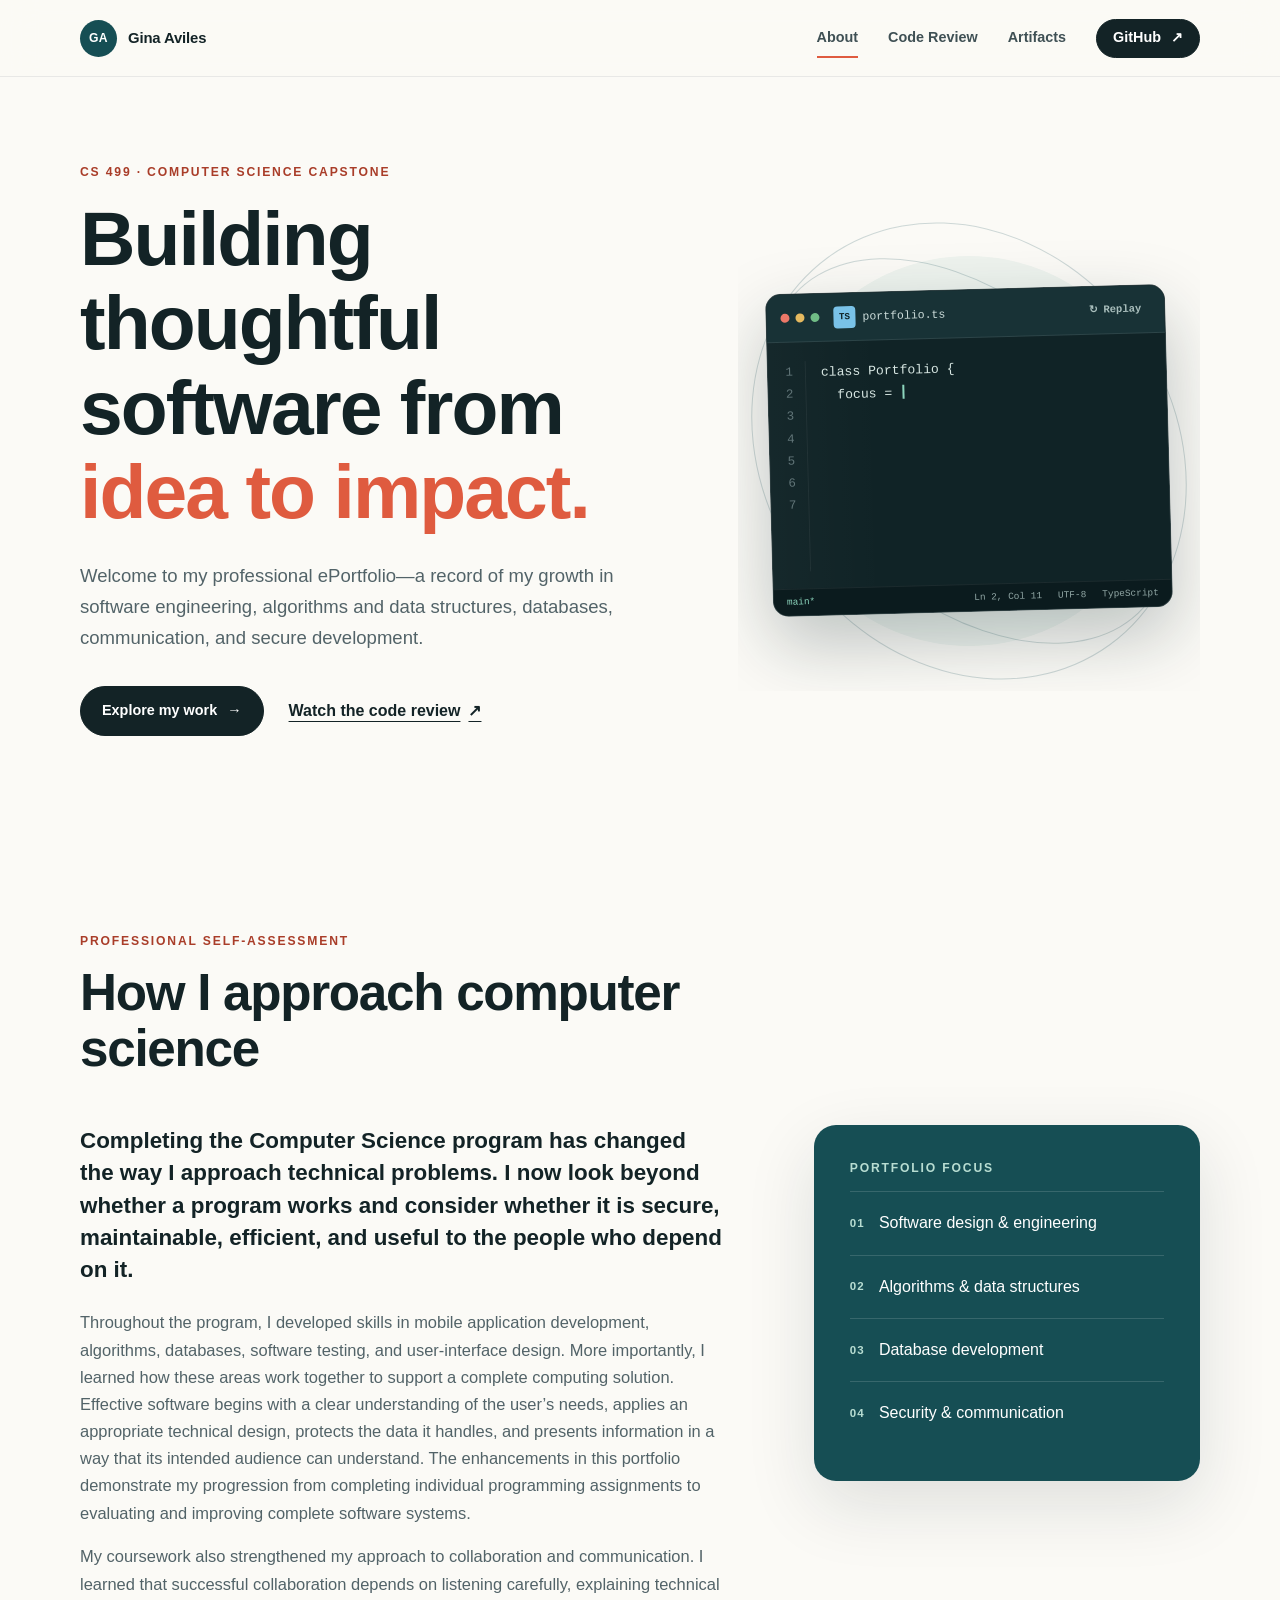
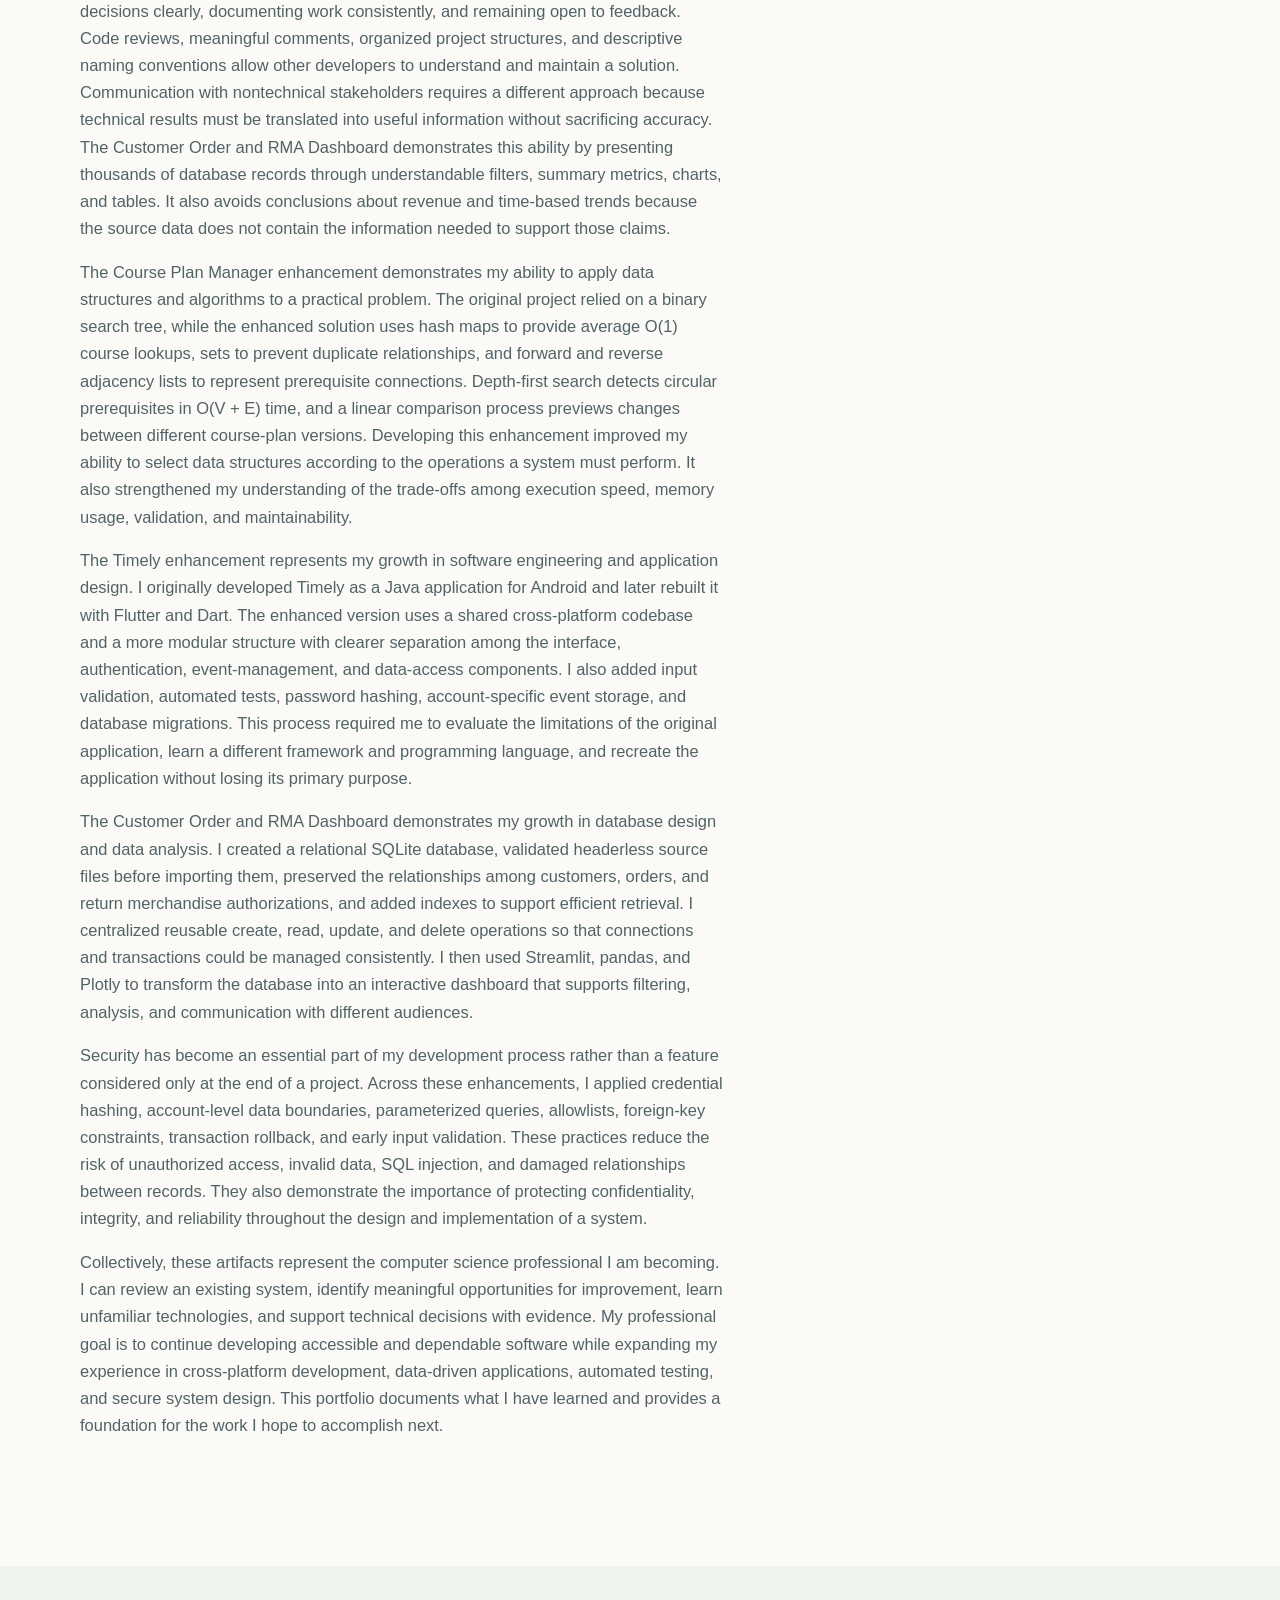
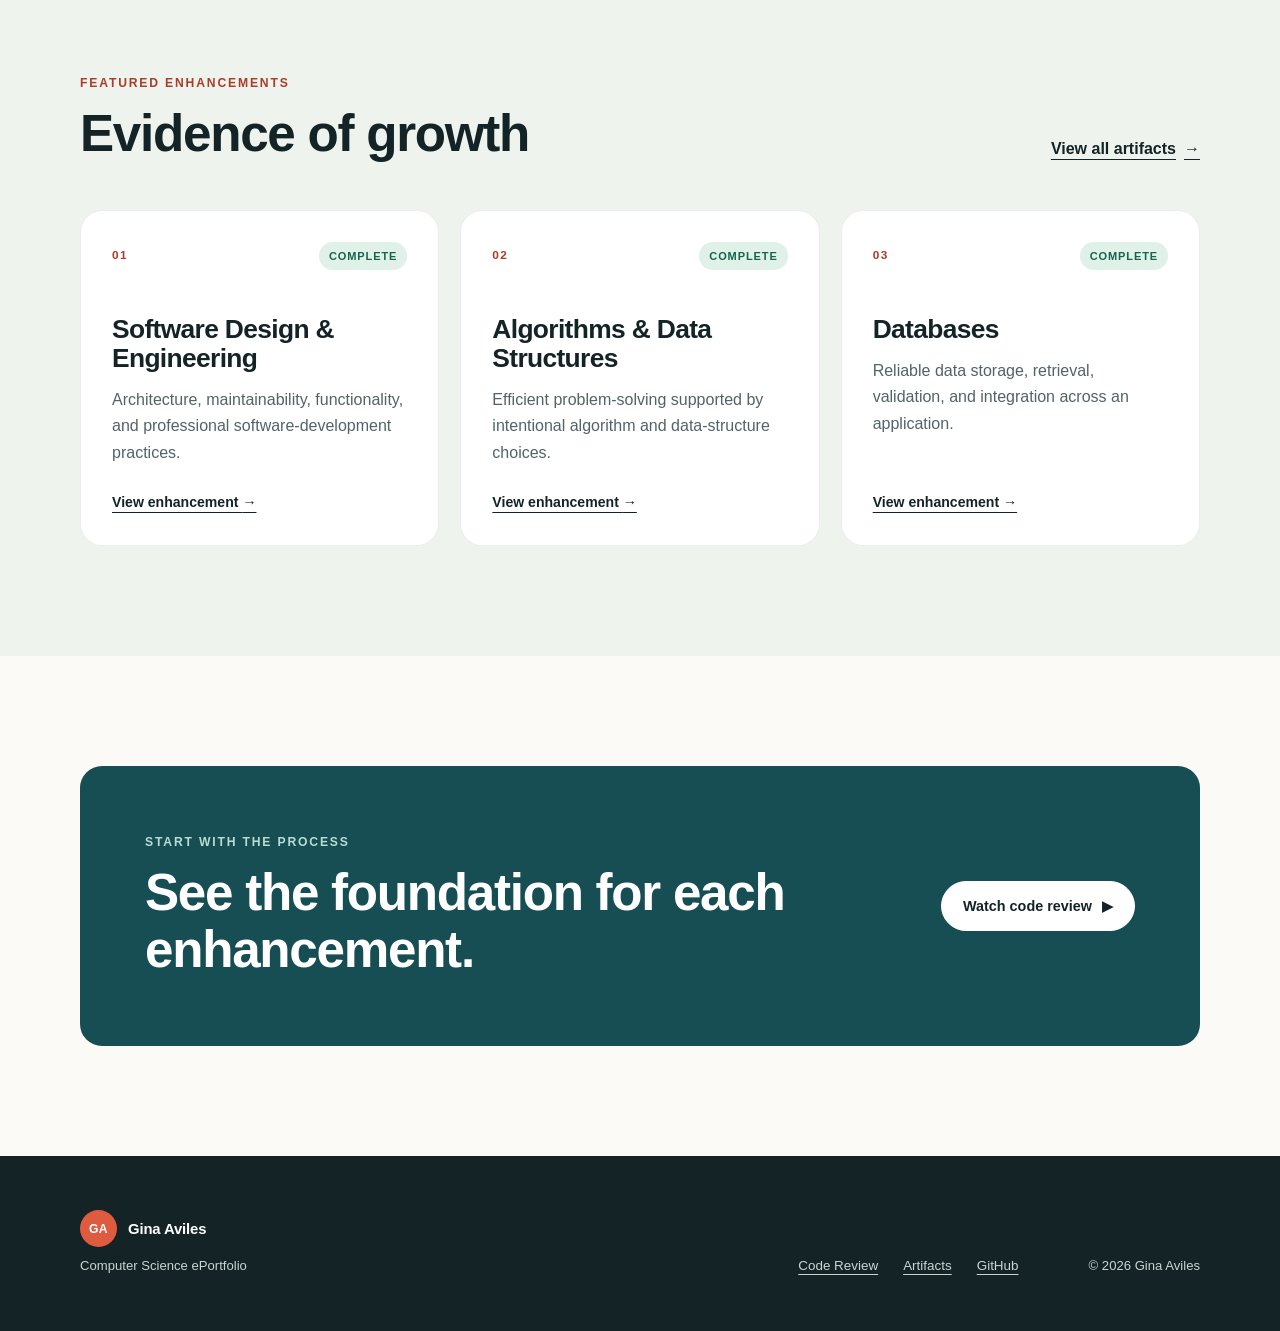
<file: index.html>
<!doctype html>
<html lang="en">
<head>
  <meta charset="utf-8">
  <meta name="viewport" content="width=device-width, initial-scale=1">
  <meta name="description" content="Gina Aviles' computer science capstone portfolio featuring software engineering, algorithms, and database enhancements.">
  <title>Gina Aviles | Computer Science Portfolio</title>
  <link rel="icon" href="assets/favicon.svg" type="image/svg+xml">
  <link rel="stylesheet" href="assets/styles.css">
  <script src="assets/site.js" defer></script>
</head>
<body>
  <a class="skip-link" href="#main">Skip to main content</a>
  <header class="site-header">
    <nav class="nav shell" aria-label="Main navigation">
      <a class="brand" href="index.html" aria-label="Gina Aviles, home">
        <span class="brand-mark" aria-hidden="true">GA</span>
        <span>Gina Aviles</span>
      </a>
      <button class="nav-toggle" type="button" aria-expanded="false" aria-controls="nav-links">
        <span class="sr-only">Open navigation</span>
        <span></span><span></span><span></span>
      </button>
      <div class="nav-links" id="nav-links">
        <a class="active" href="index.html">About</a>
        <a href="code-review.html">Code Review</a>
        <a href="artifacts.html">Artifacts</a>
        <a class="button button-small" href="https://github.com/g-aviles" target="_blank" rel="noreferrer">GitHub <span aria-hidden="true">↗</span></a>
      </div>
    </nav>
  </header>

  <main id="main">
    <section class="hero shell">
      <div class="hero-copy reveal">
        <p class="eyebrow">CS 499 · Computer Science Capstone</p>
        <h1>Building thoughtful software from <span>idea to impact.</span></h1>
        <p class="hero-lede">Welcome to my professional ePortfolio—a record of my growth in software engineering, algorithms and data structures, databases, communication, and secure development.</p>
        <div class="hero-actions">
          <a class="button" href="artifacts.html">Explore my work <span aria-hidden="true">→</span></a>
          <a class="text-link" href="code-review.html">Watch the code review <span aria-hidden="true">↗</span></a>
        </div>
      </div>
      <div class="hero-visual reveal">
        <div class="orbit orbit-one" aria-hidden="true"></div>
        <div class="orbit orbit-two" aria-hidden="true"></div>
        <div class="code-card" data-code-editor aria-label="Animated portfolio code editor">
          <div class="editor-titlebar">
            <div class="code-dots" aria-hidden="true"><i></i><i></i><i></i></div>
            <span class="editor-filename"><span aria-hidden="true">TS</span> portfolio.ts</span>
            <button class="editor-replay" type="button" data-code-replay aria-label="Replay code typing animation"><span aria-hidden="true">↻</span> Replay</button>
          </div>
          <div class="editor-workspace">
            <div class="line-numbers" aria-hidden="true"><span>1</span><span>2</span><span>3</span><span>4</span><span>5</span><span>6</span><span>7</span></div>
            <pre aria-hidden="true"><code class="typing-code" data-code-typewriter>class Portfolio {
  focus = [
    "design",
    "algorithms",
    "data"
  ];
}</code></pre>
            <span class="sr-only">TypeScript code defining a Portfolio class focused on design, algorithms, and data.</span>
          </div>
          <div class="editor-statusbar" aria-hidden="true"><span>main*</span><span data-code-position>Ln 1, Col 1</span><span>UTF-8</span><span>TypeScript</span></div>
        </div>
      </div>
    </section>

    <section class="section shell" aria-labelledby="assessment-title">
      <div class="section-heading reveal">
        <p class="eyebrow">Professional self-assessment</p>
        <h2 id="assessment-title">How I approach computer science</h2>
      </div>
      <div class="assessment-grid">
        <div class="prose reveal">
          <p class="lead">Completing the Computer Science program has changed the way I approach technical problems. I now look beyond whether a program works and consider whether it is secure, maintainable, efficient, and useful to the people who depend on it.</p>
          <p>Throughout the program, I developed skills in mobile application development, algorithms, databases, software testing, and user-interface design. More importantly, I learned how these areas work together to support a complete computing solution. Effective software begins with a clear understanding of the user’s needs, applies an appropriate technical design, protects the data it handles, and presents information in a way that its intended audience can understand. The enhancements in this portfolio demonstrate my progression from completing individual programming assignments to evaluating and improving complete software systems.</p>
          <p>My coursework also strengthened my approach to collaboration and communication. I learned that successful collaboration depends on listening carefully, explaining technical decisions clearly, documenting work consistently, and remaining open to feedback. Code reviews, meaningful comments, organized project structures, and descriptive naming conventions allow other developers to understand and maintain a solution. Communication with nontechnical stakeholders requires a different approach because technical results must be translated into useful information without sacrificing accuracy. The Customer Order and RMA Dashboard demonstrates this ability by presenting thousands of database records through understandable filters, summary metrics, charts, and tables. It also avoids conclusions about revenue and time-based trends because the source data does not contain the information needed to support those claims.</p>
          <p>The Course Plan Manager enhancement demonstrates my ability to apply data structures and algorithms to a practical problem. The original project relied on a binary search tree, while the enhanced solution uses hash maps to provide average O(1) course lookups, sets to prevent duplicate relationships, and forward and reverse adjacency lists to represent prerequisite connections. Depth-first search detects circular prerequisites in O(V + E) time, and a linear comparison process previews changes between different course-plan versions. Developing this enhancement improved my ability to select data structures according to the operations a system must perform. It also strengthened my understanding of the trade-offs among execution speed, memory usage, validation, and maintainability.</p>
          <p>The Timely enhancement represents my growth in software engineering and application design. I originally developed Timely as a Java application for Android and later rebuilt it with Flutter and Dart. The enhanced version uses a shared cross-platform codebase and a more modular structure with clearer separation among the interface, authentication, event-management, and data-access components. I also added input validation, automated tests, password hashing, account-specific event storage, and database migrations. This process required me to evaluate the limitations of the original application, learn a different framework and programming language, and recreate the application without losing its primary purpose.</p>
          <p>The Customer Order and RMA Dashboard demonstrates my growth in database design and data analysis. I created a relational SQLite database, validated headerless source files before importing them, preserved the relationships among customers, orders, and return merchandise authorizations, and added indexes to support efficient retrieval. I centralized reusable create, read, update, and delete operations so that connections and transactions could be managed consistently. I then used Streamlit, pandas, and Plotly to transform the database into an interactive dashboard that supports filtering, analysis, and communication with different audiences.</p>
          <p>Security has become an essential part of my development process rather than a feature considered only at the end of a project. Across these enhancements, I applied credential hashing, account-level data boundaries, parameterized queries, allowlists, foreign-key constraints, transaction rollback, and early input validation. These practices reduce the risk of unauthorized access, invalid data, SQL injection, and damaged relationships between records. They also demonstrate the importance of protecting confidentiality, integrity, and reliability throughout the design and implementation of a system.</p>
          <p>Collectively, these artifacts represent the computer science professional I am becoming. I can review an existing system, identify meaningful opportunities for improvement, learn unfamiliar technologies, and support technical decisions with evidence. My professional goal is to continue developing accessible and dependable software while expanding my experience in cross-platform development, data-driven applications, automated testing, and secure system design. This portfolio documents what I have learned and provides a foundation for the work I hope to accomplish next.</p>
        </div>
        <aside class="profile-card reveal" aria-label="Portfolio focus">
          <p class="mini-label">Portfolio focus</p>
          <ul class="check-list">
            <li><span>01</span> Software design &amp; engineering</li>
            <li><span>02</span> Algorithms &amp; data structures</li>
            <li><span>03</span> Database development</li>
            <li><span>04</span> Security &amp; communication</li>
          </ul>
        </aside>
      </div>
    </section>

    <section class="section section-tint">
      <div class="shell">
        <div class="section-heading split-heading reveal">
          <div>
            <p class="eyebrow">Featured enhancements</p>
            <h2>Evidence of growth</h2>
          </div>
          <a class="text-link" href="artifacts.html">View all artifacts <span aria-hidden="true">→</span></a>
        </div>
        <div class="card-grid">
          <article class="project-card reveal">
            <div class="card-top"><span class="card-number">01</span><span class="status status-complete">Complete</span></div>
            <h3>Software Design &amp; Engineering</h3>
            <p>Architecture, maintainability, functionality, and professional software-development practices.</p>
            <a href="timely.html" aria-label="View Timely software engineering artifact">View enhancement <span aria-hidden="true">→</span></a>
          </article>
          <article class="project-card reveal">
            <div class="card-top"><span class="card-number">02</span><span class="status status-complete">Complete</span></div>
            <h3>Algorithms &amp; Data Structures</h3>
            <p>Efficient problem-solving supported by intentional algorithm and data-structure choices.</p>
            <a href="course-plan.html" aria-label="View Course Plan Manager algorithms artifact">View enhancement <span aria-hidden="true">→</span></a>
          </article>
          <article class="project-card reveal">
            <div class="card-top"><span class="card-number">03</span><span class="status status-complete">Complete</span></div>
            <h3>Databases</h3>
            <p>Reliable data storage, retrieval, validation, and integration across an application.</p>
            <a href="rma-dashboard.html" aria-label="View Customer RMA Dashboard database artifact">View enhancement <span aria-hidden="true">→</span></a>
          </article>
        </div>
      </div>
    </section>

    <section class="cta shell reveal">
      <div>
        <p class="eyebrow">Start with the process</p>
        <h2>See the foundation for each enhancement.</h2>
      </div>
      <a class="button button-light" href="code-review.html">Watch code review <span aria-hidden="true">▶</span></a>
    </section>
  </main>

  <footer class="site-footer">
    <div class="shell footer-inner">
      <div><a class="brand footer-brand" href="index.html"><span class="brand-mark">GA</span><span>Gina Aviles</span></a><p>Computer Science ePortfolio</p></div>
      <div class="footer-links"><a href="code-review.html">Code Review</a><a href="artifacts.html">Artifacts</a><a href="https://github.com/g-aviles" target="_blank" rel="noreferrer">GitHub</a></div>
      <p class="copyright">&copy; <span data-year></span> Gina Aviles</p>
    </div>
  </footer>
</body>
</html>
</file>
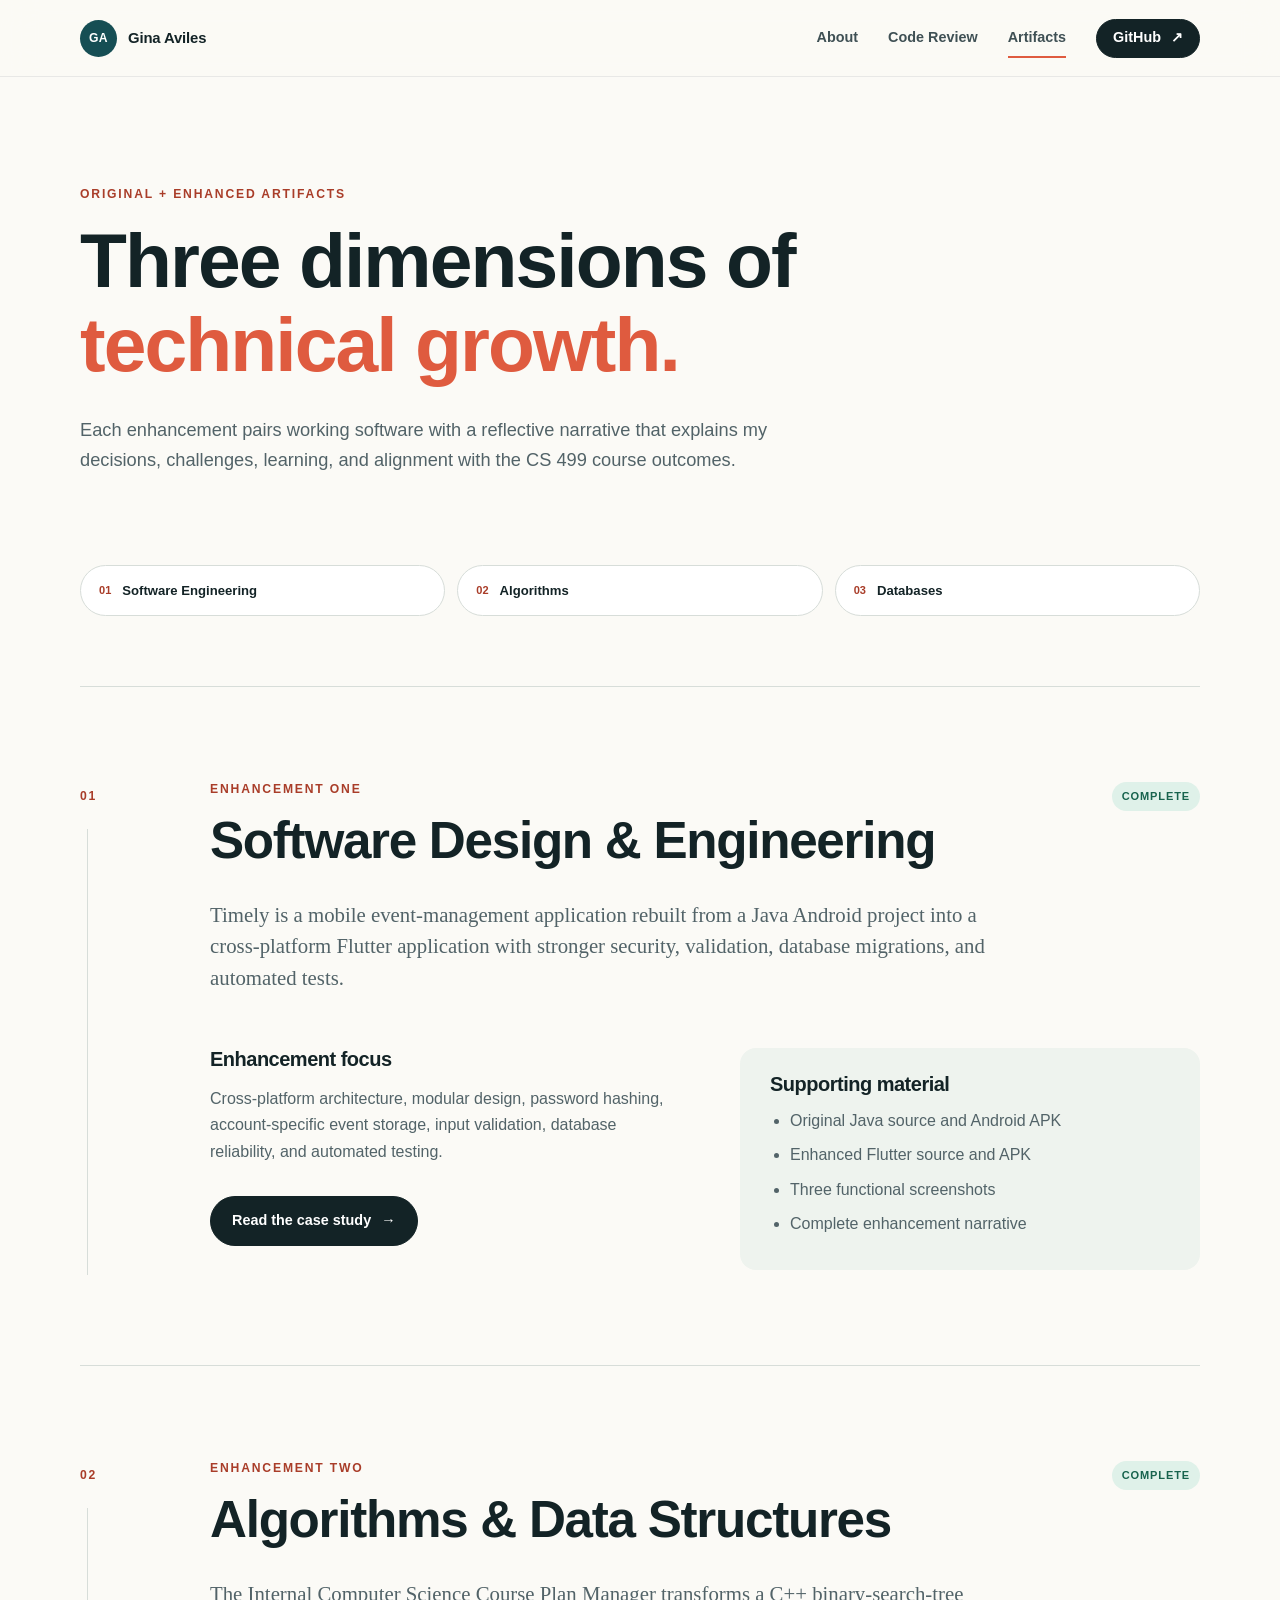
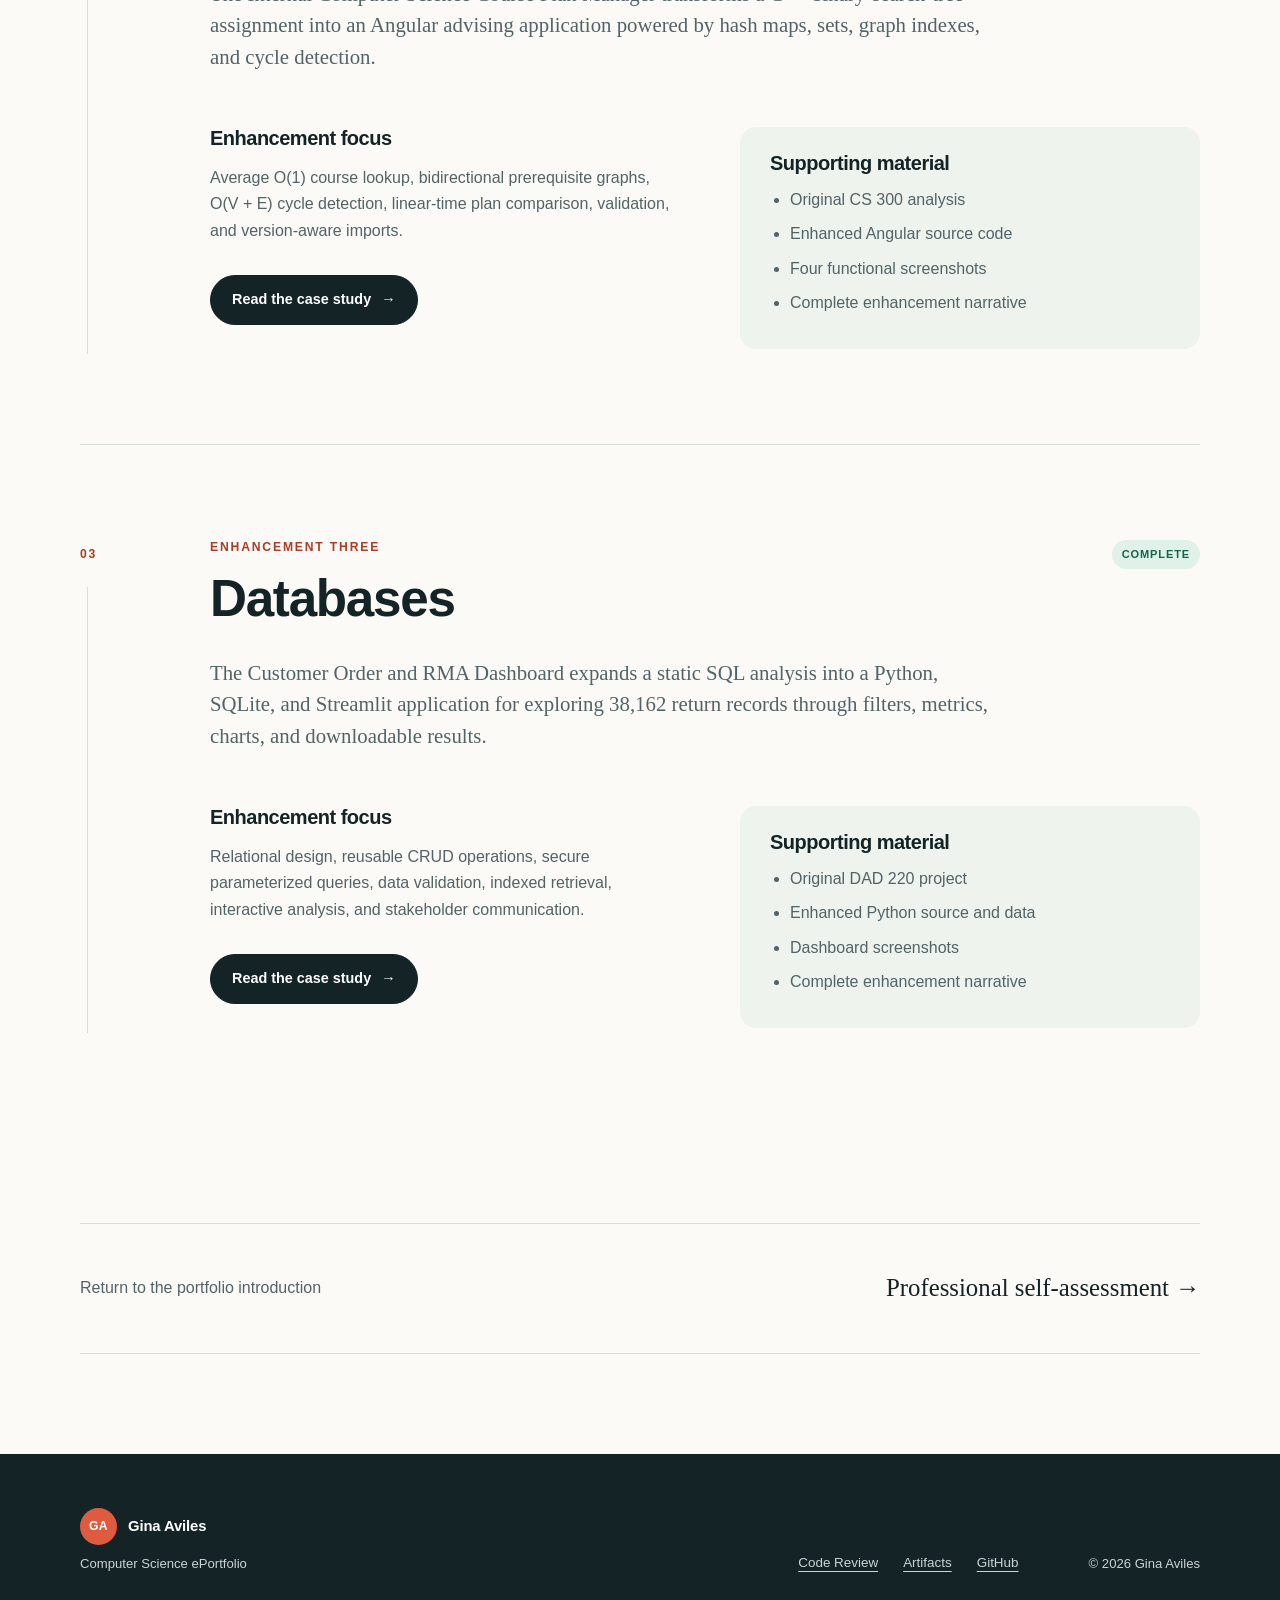
<file: artifacts.html>
<!doctype html>
<html lang="en">
<head>
  <meta charset="utf-8"><meta name="viewport" content="width=device-width, initial-scale=1">
  <meta name="description" content="Original and enhanced computer science artifacts by Gina Aviles.">
  <title>Artifacts | Gina Aviles</title>
  <link rel="icon" href="assets/favicon.svg" type="image/svg+xml"><link rel="stylesheet" href="assets/styles.css"><script src="assets/site.js" defer></script>
</head>
<body>
  <a class="skip-link" href="#main">Skip to main content</a>
  <header class="site-header"><nav class="nav shell" aria-label="Main navigation"><a class="brand" href="index.html"><span class="brand-mark" aria-hidden="true">GA</span><span>Gina Aviles</span></a><button class="nav-toggle" type="button" aria-expanded="false" aria-controls="nav-links"><span class="sr-only">Open navigation</span><span></span><span></span><span></span></button><div class="nav-links" id="nav-links"><a href="index.html">About</a><a href="code-review.html">Code Review</a><a class="active" href="artifacts.html">Artifacts</a><a class="button button-small" href="https://github.com/g-aviles" target="_blank" rel="noreferrer">GitHub <span aria-hidden="true">↗</span></a></div></nav></header>
  <main id="main">
    <section class="page-hero shell reveal"><p class="eyebrow">Original + enhanced artifacts</p><h1>Three dimensions of<br><span>technical growth.</span></h1><p>Each enhancement pairs working software with a reflective narrative that explains my decisions, challenges, learning, and alignment with the CS 499 course outcomes.</p></section>
    <div class="shell artifact-jump reveal" aria-label="Jump to an artifact"><a href="#software-engineering"><span>01</span> Software Engineering</a><a href="#algorithms"><span>02</span> Algorithms</a><a href="#databases"><span>03</span> Databases</a></div>

    <section class="artifact-section shell" id="software-engineering" aria-labelledby="software-title">
      <div class="artifact-index reveal"><span>01</span><div></div></div>
      <div class="artifact-content reveal"><div class="artifact-heading"><div><p class="eyebrow">Enhancement one</p><h2 id="software-title">Software Design &amp; Engineering</h2></div><span class="status status-complete">Complete</span></div>
        <p class="artifact-intro">Timely is a mobile event-management application rebuilt from a Java Android project into a cross-platform Flutter application with stronger security, validation, database migrations, and automated tests.</p>
        <div class="artifact-details"><div><h3>Enhancement focus</h3><p>Cross-platform architecture, modular design, password hashing, account-specific event storage, input validation, database reliability, and automated testing.</p><a class="button artifact-button" href="timely.html">Read the case study <span aria-hidden="true">→</span></a></div><div class="deliverables"><h3>Supporting material</h3><ul><li>Original Java source and Android APK</li><li>Enhanced Flutter source and APK</li><li>Three functional screenshots</li><li>Complete enhancement narrative</li></ul></div></div>
      </div>
    </section>

    <section class="artifact-section shell" id="algorithms" aria-labelledby="algorithms-title">
      <div class="artifact-index reveal"><span>02</span><div></div></div>
      <div class="artifact-content reveal"><div class="artifact-heading"><div><p class="eyebrow">Enhancement two</p><h2 id="algorithms-title">Algorithms &amp; Data Structures</h2></div><span class="status status-complete">Complete</span></div>
        <p class="artifact-intro">The Internal Computer Science Course Plan Manager transforms a C++ binary-search-tree assignment into an Angular advising application powered by hash maps, sets, graph indexes, and cycle detection.</p>
        <div class="artifact-details"><div><h3>Enhancement focus</h3><p>Average O(1) course lookup, bidirectional prerequisite graphs, O(V + E) cycle detection, linear-time plan comparison, validation, and version-aware imports.</p><a class="button artifact-button" href="course-plan.html">Read the case study <span aria-hidden="true">→</span></a></div><div class="deliverables"><h3>Supporting material</h3><ul><li>Original CS 300 analysis</li><li>Enhanced Angular source code</li><li>Four functional screenshots</li><li>Complete enhancement narrative</li></ul></div></div>
      </div>
    </section>

    <section class="artifact-section shell" id="databases" aria-labelledby="databases-title">
      <div class="artifact-index reveal"><span>03</span><div></div></div>
      <div class="artifact-content reveal"><div class="artifact-heading"><div><p class="eyebrow">Enhancement three</p><h2 id="databases-title">Databases</h2></div><span class="status status-complete">Complete</span></div>
        <p class="artifact-intro">The Customer Order and RMA Dashboard expands a static SQL analysis into a Python, SQLite, and Streamlit application for exploring 38,162 return records through filters, metrics, charts, and downloadable results.</p>
        <div class="artifact-details"><div><h3>Enhancement focus</h3><p>Relational design, reusable CRUD operations, secure parameterized queries, data validation, indexed retrieval, interactive analysis, and stakeholder communication.</p><a class="button artifact-button" href="rma-dashboard.html">Read the case study <span aria-hidden="true">→</span></a></div><div class="deliverables"><h3>Supporting material</h3><ul><li>Original DAD 220 project</li><li>Enhanced Python source and data</li><li>Dashboard screenshots</li><li>Complete enhancement narrative</li></ul></div></div>
      </div>
    </section>
    <nav class="next-page shell reveal" aria-label="Continue through portfolio"><p>Return to the portfolio introduction</p><a href="index.html">Professional self-assessment <span aria-hidden="true">→</span></a></nav>
  </main>
  <footer class="site-footer"><div class="shell footer-inner"><div><a class="brand footer-brand" href="index.html"><span class="brand-mark">GA</span><span>Gina Aviles</span></a><p>Computer Science ePortfolio</p></div><div class="footer-links"><a href="code-review.html">Code Review</a><a href="artifacts.html">Artifacts</a><a href="https://github.com/g-aviles" target="_blank" rel="noreferrer">GitHub</a></div><p class="copyright">&copy; <span data-year></span> Gina Aviles</p></div></footer>
</body>
</html>
</file>
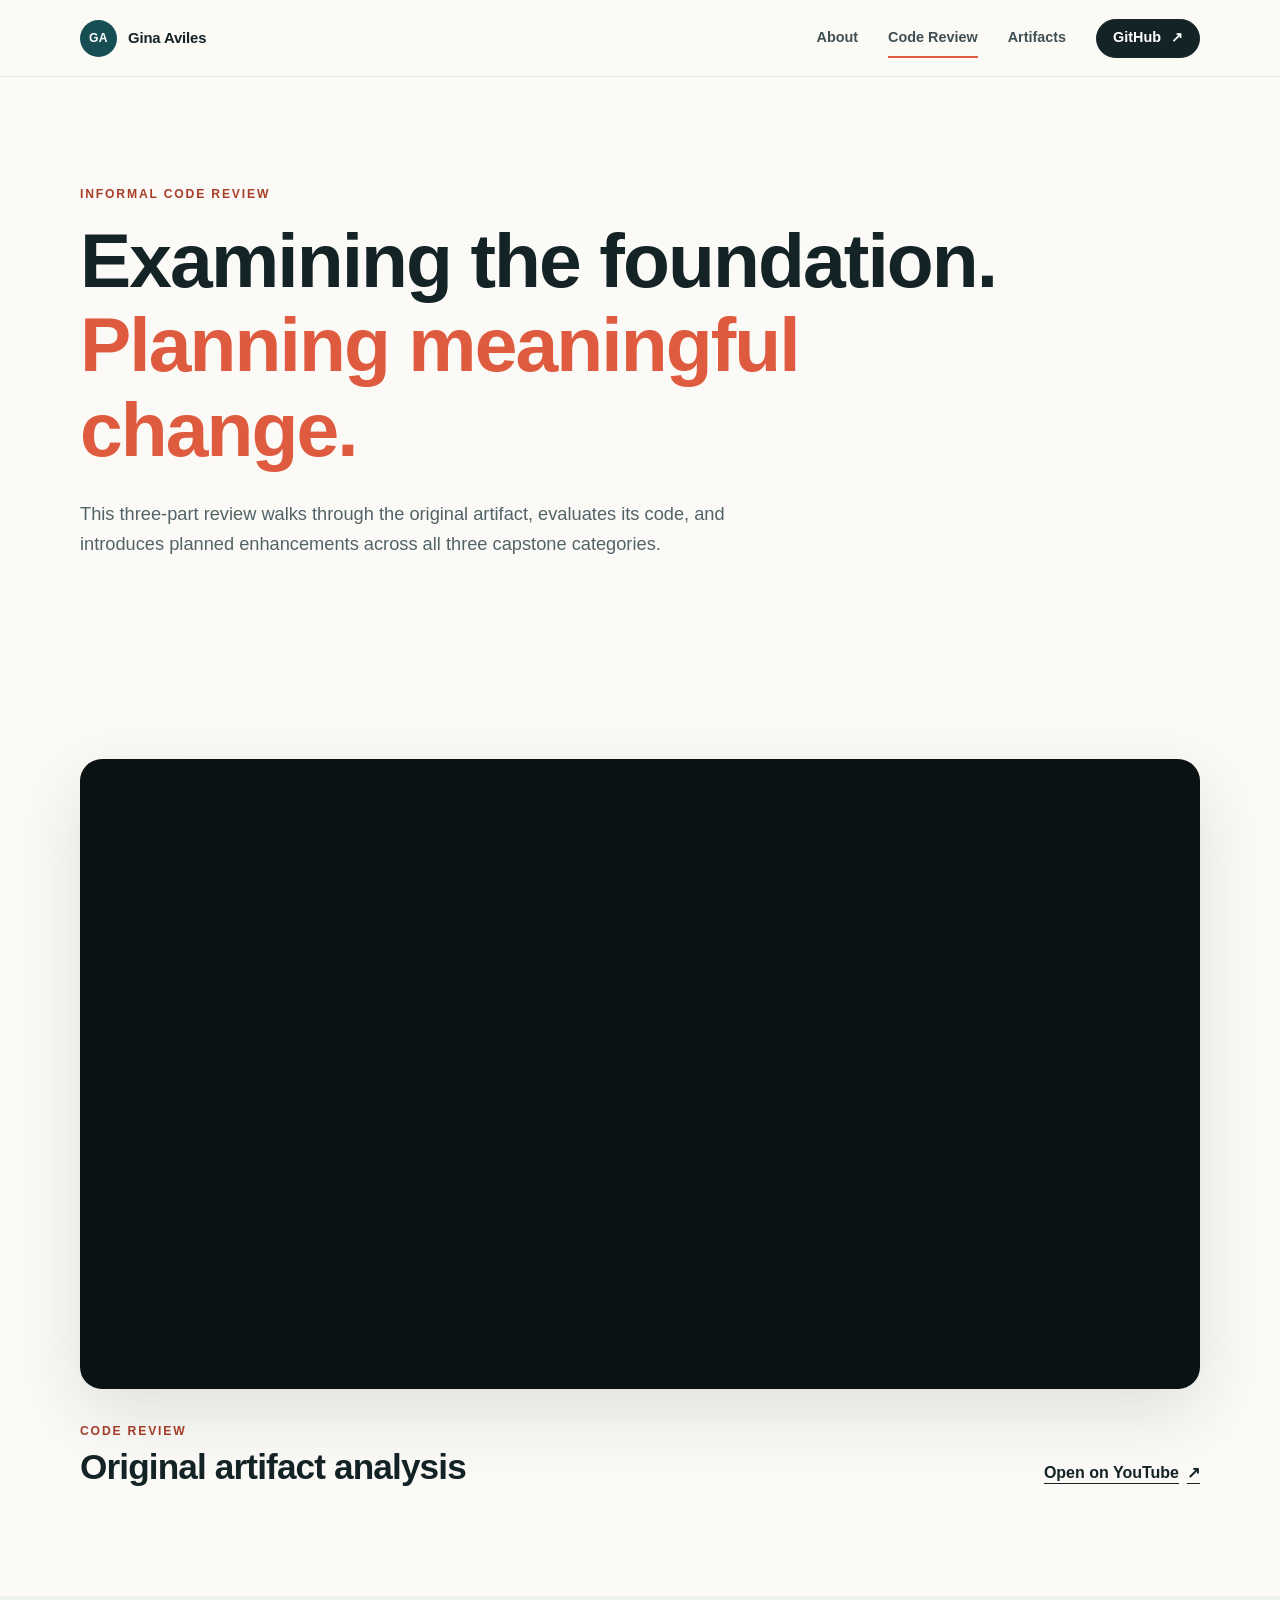
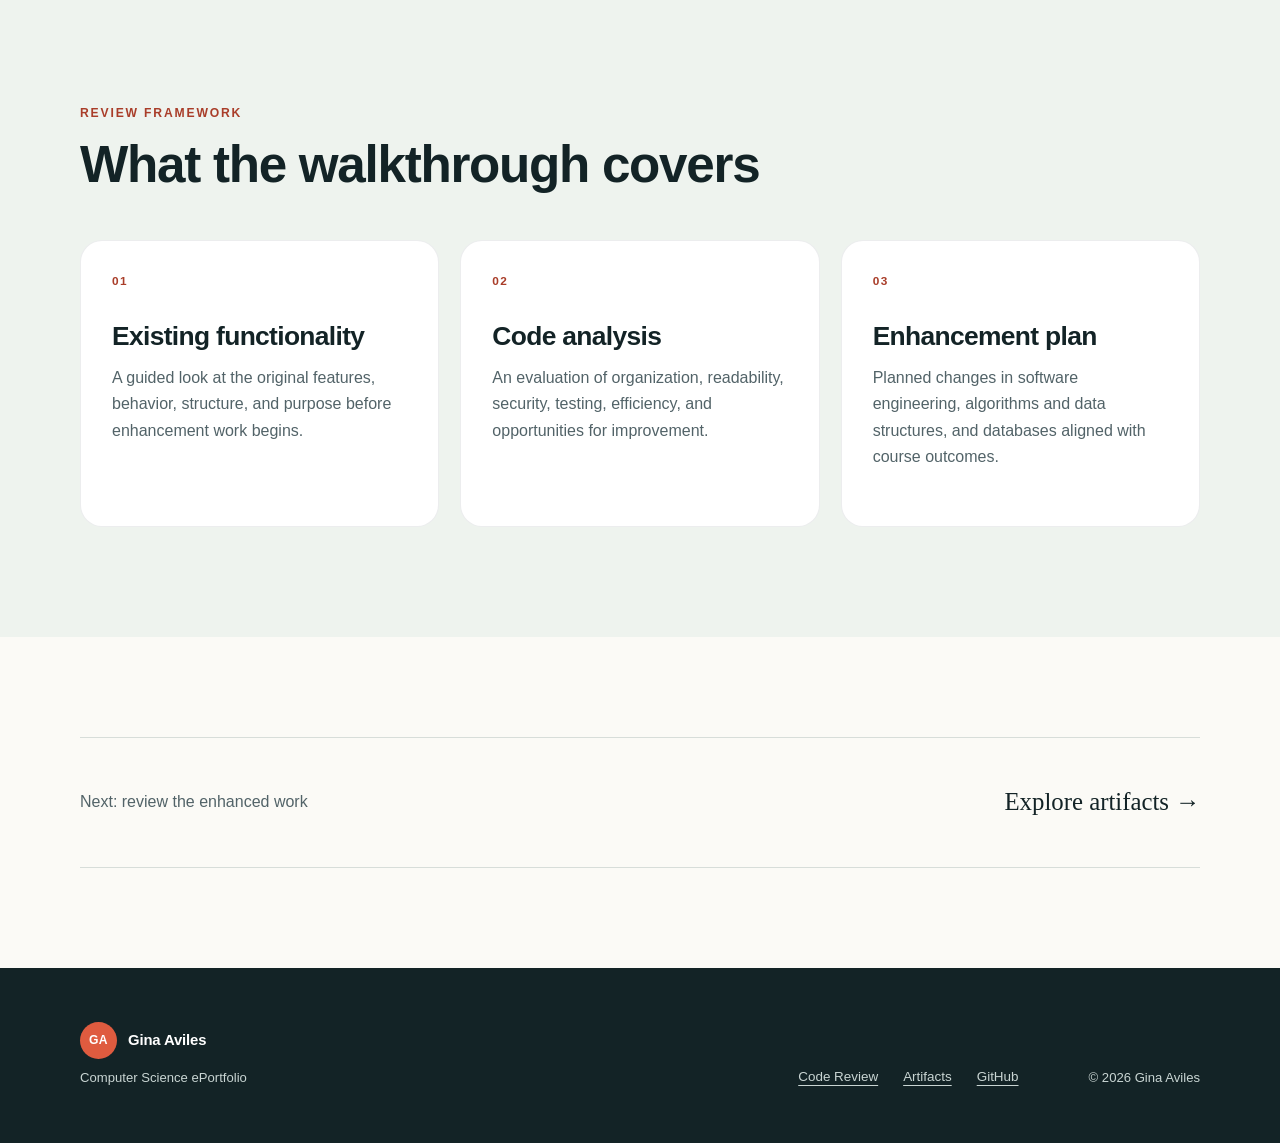
<file: code-review.html>
<!doctype html>
<html lang="en">
<head>
  <meta charset="utf-8"><meta name="viewport" content="width=device-width, initial-scale=1">
  <meta name="description" content="Informal code review for Gina Aviles' CS 499 computer science capstone.">
  <title>Code Review | Gina Aviles</title>
  <link rel="icon" href="assets/favicon.svg" type="image/svg+xml"><link rel="stylesheet" href="assets/styles.css"><script src="assets/site.js" defer></script>
</head>
<body>
  <a class="skip-link" href="#main">Skip to main content</a>
  <header class="site-header"><nav class="nav shell" aria-label="Main navigation"><a class="brand" href="index.html"><span class="brand-mark" aria-hidden="true">GA</span><span>Gina Aviles</span></a><button class="nav-toggle" type="button" aria-expanded="false" aria-controls="nav-links"><span class="sr-only">Open navigation</span><span></span><span></span><span></span></button><div class="nav-links" id="nav-links"><a href="index.html">About</a><a class="active" href="code-review.html">Code Review</a><a href="artifacts.html">Artifacts</a><a class="button button-small" href="https://github.com/g-aviles" target="_blank" rel="noreferrer">GitHub <span aria-hidden="true">↗</span></a></div></nav></header>
  <main id="main">
    <section class="page-hero shell reveal"><p class="eyebrow">Informal code review</p><h1>Examining the foundation.<br><span>Planning meaningful change.</span></h1><p>This three-part review walks through the original artifact, evaluates its code, and introduces planned enhancements across all three capstone categories.</p></section>
    <section class="section shell">
      <div class="video-frame reveal"><iframe src="https://www.youtube-nocookie.com/embed/mNHrz5ghZu0" title="CS 499 code review by Gina Aviles" allow="accelerometer; autoplay; clipboard-write; encrypted-media; gyroscope; picture-in-picture; web-share" referrerpolicy="strict-origin-when-cross-origin" allowfullscreen></iframe></div>
      <div class="video-meta reveal"><div><p class="mini-label">Code review</p><h2>Original artifact analysis</h2></div><a class="text-link" href="https://youtu.be/mNHrz5ghZu0" target="_blank" rel="noreferrer">Open on YouTube <span aria-hidden="true">↗</span></a></div>
    </section>
    <section class="section section-tint"><div class="shell"><div class="section-heading reveal"><p class="eyebrow">Review framework</p><h2>What the walkthrough covers</h2></div><div class="card-grid review-grid">
      <article class="project-card reveal"><span class="card-number">01</span><h3>Existing functionality</h3><p>A guided look at the original features, behavior, structure, and purpose before enhancement work begins.</p></article>
      <article class="project-card reveal"><span class="card-number">02</span><h3>Code analysis</h3><p>An evaluation of organization, readability, security, testing, efficiency, and opportunities for improvement.</p></article>
      <article class="project-card reveal"><span class="card-number">03</span><h3>Enhancement plan</h3><p>Planned changes in software engineering, algorithms and data structures, and databases aligned with course outcomes.</p></article>
    </div></div></section>
    <nav class="next-page shell reveal" aria-label="Continue through portfolio"><p>Next: review the enhanced work</p><a href="artifacts.html">Explore artifacts <span aria-hidden="true">→</span></a></nav>
  </main>
  <footer class="site-footer"><div class="shell footer-inner"><div><a class="brand footer-brand" href="index.html"><span class="brand-mark">GA</span><span>Gina Aviles</span></a><p>Computer Science ePortfolio</p></div><div class="footer-links"><a href="code-review.html">Code Review</a><a href="artifacts.html">Artifacts</a><a href="https://github.com/g-aviles" target="_blank" rel="noreferrer">GitHub</a></div><p class="copyright">&copy; <span data-year></span> Gina Aviles</p></div></footer>
</body>
</html>
</file>
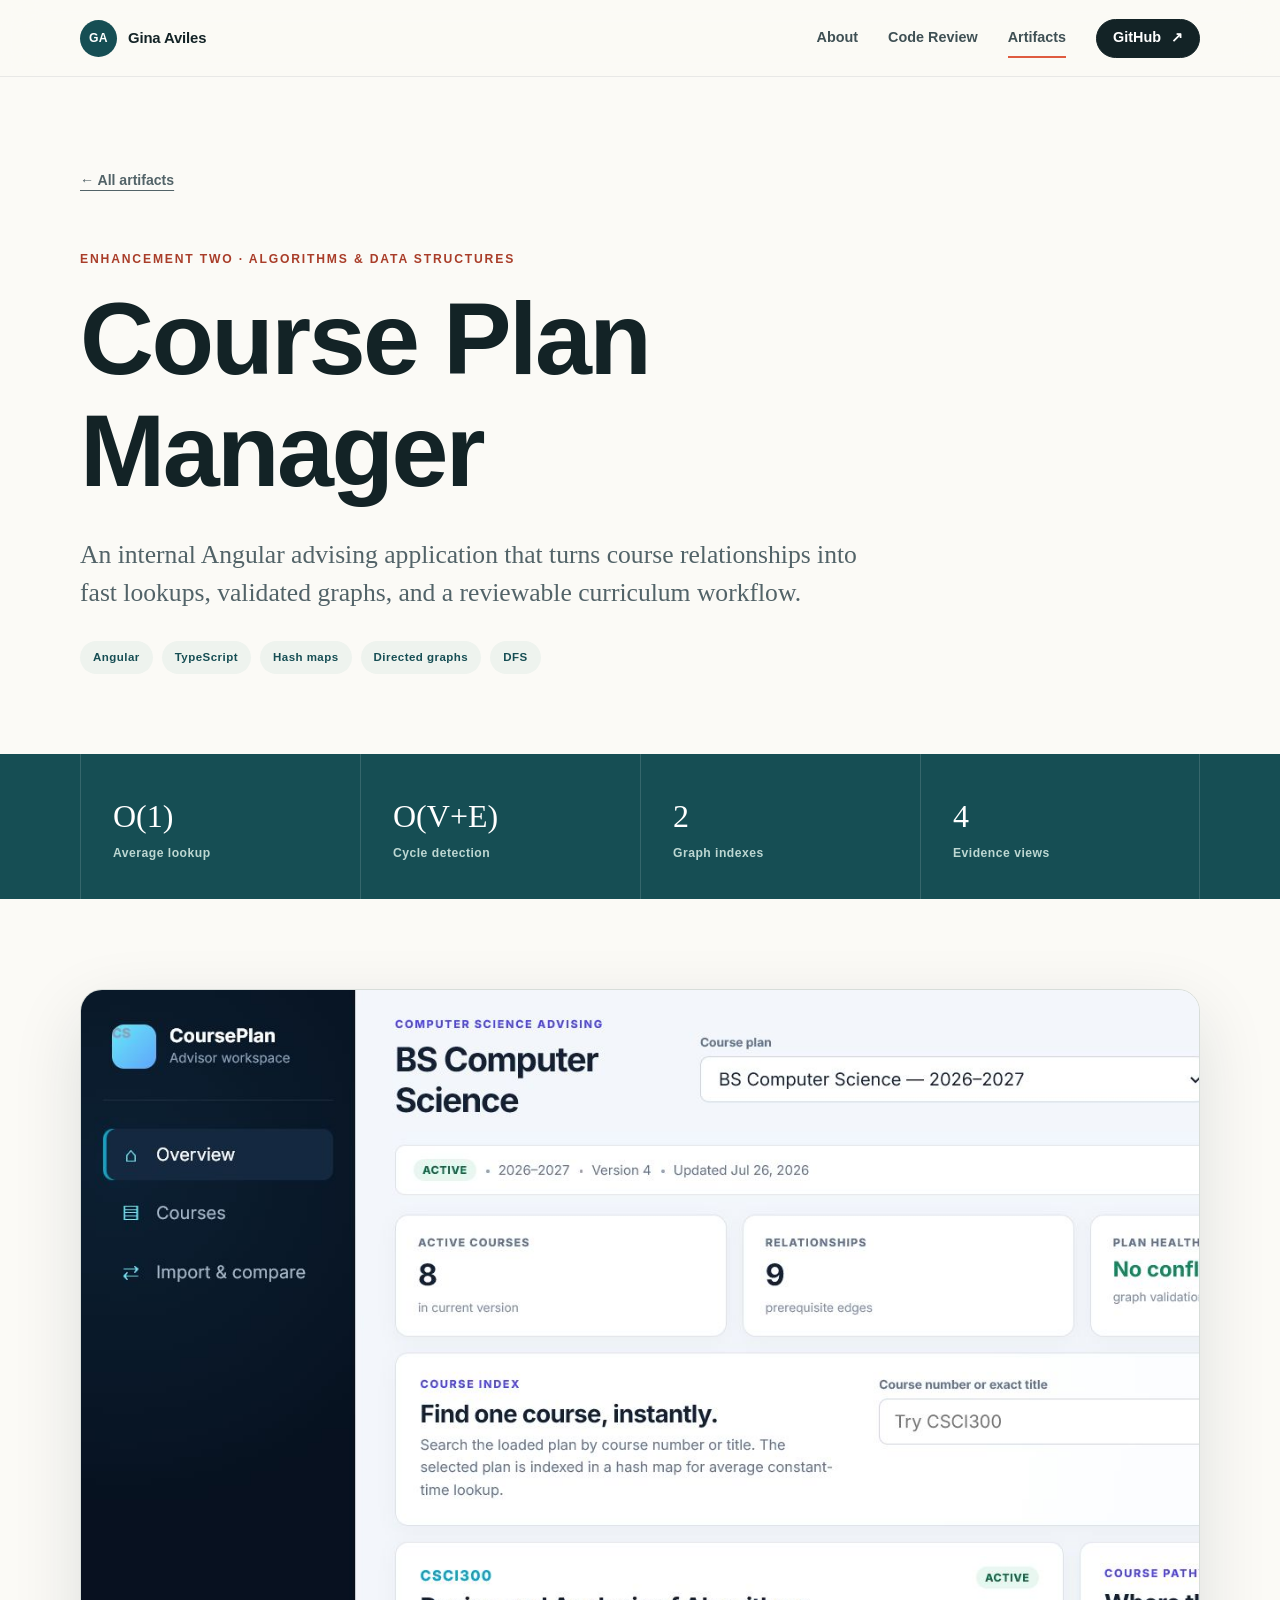
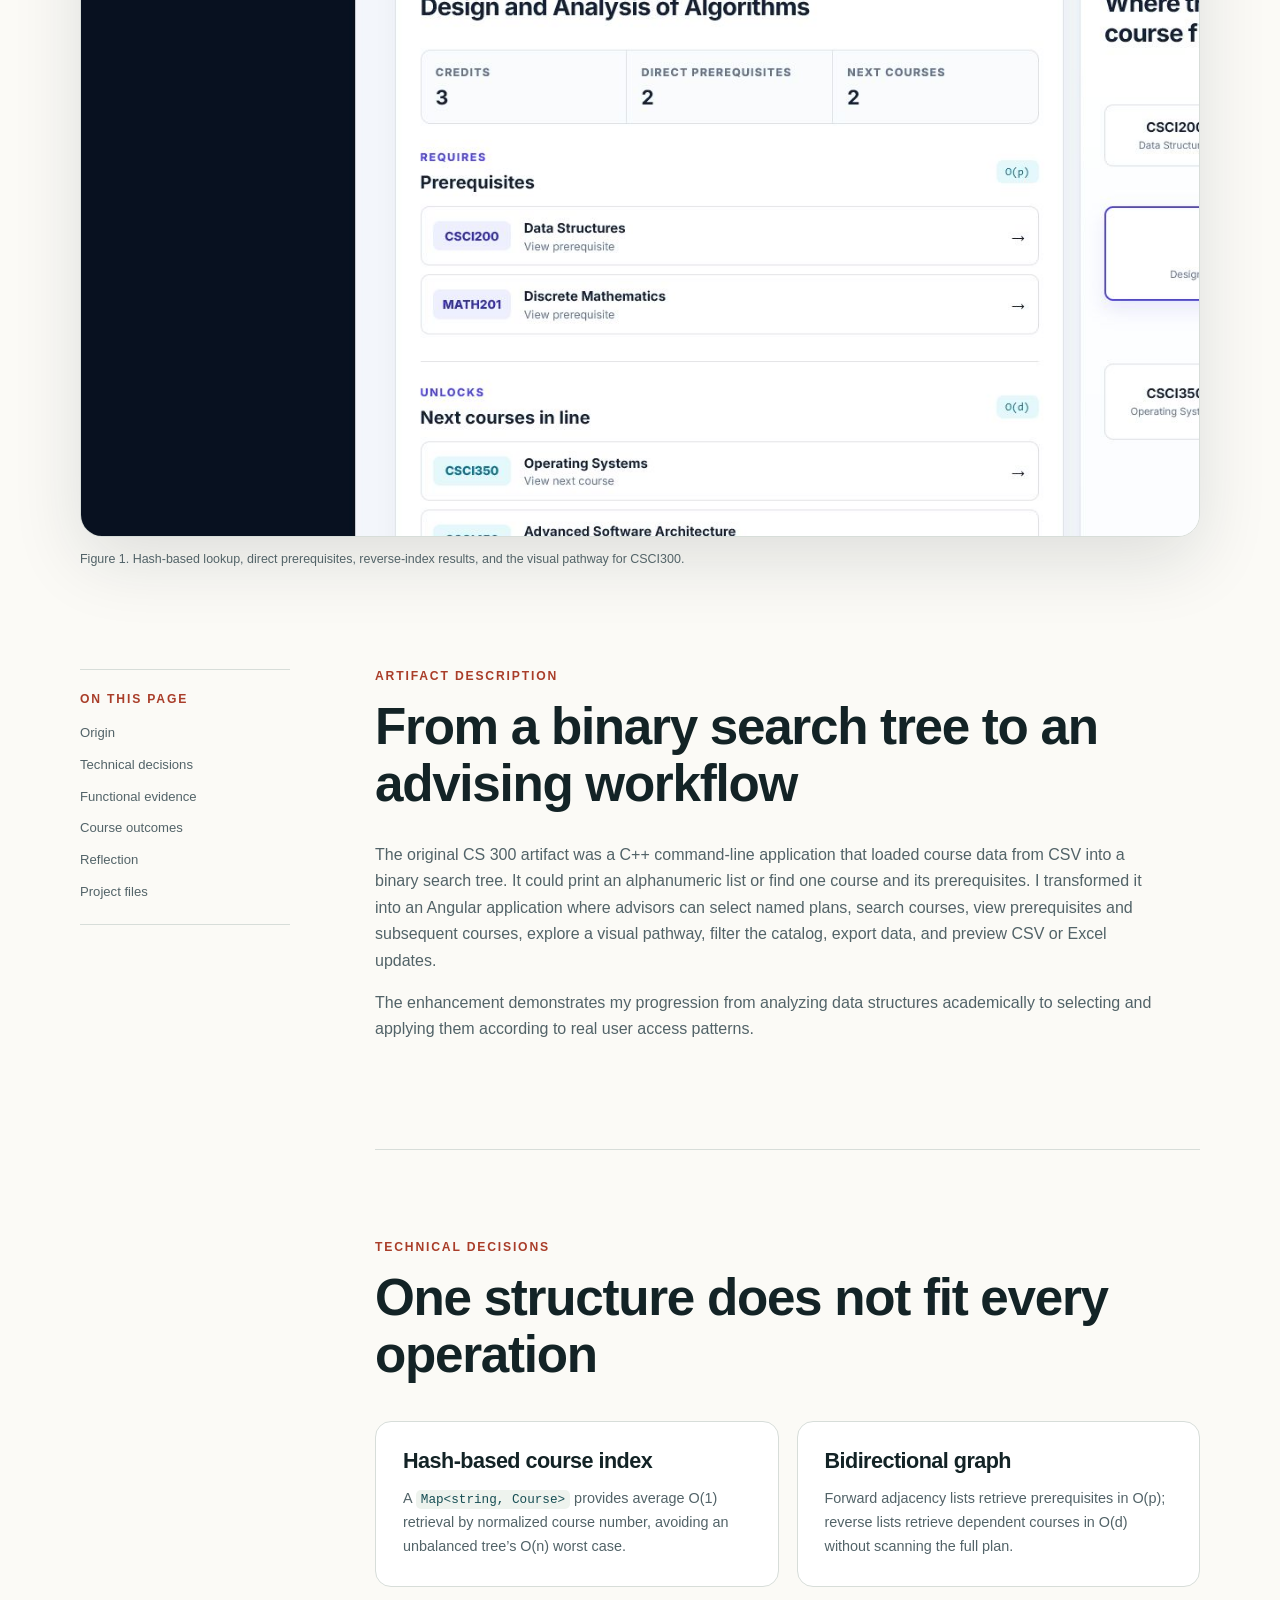
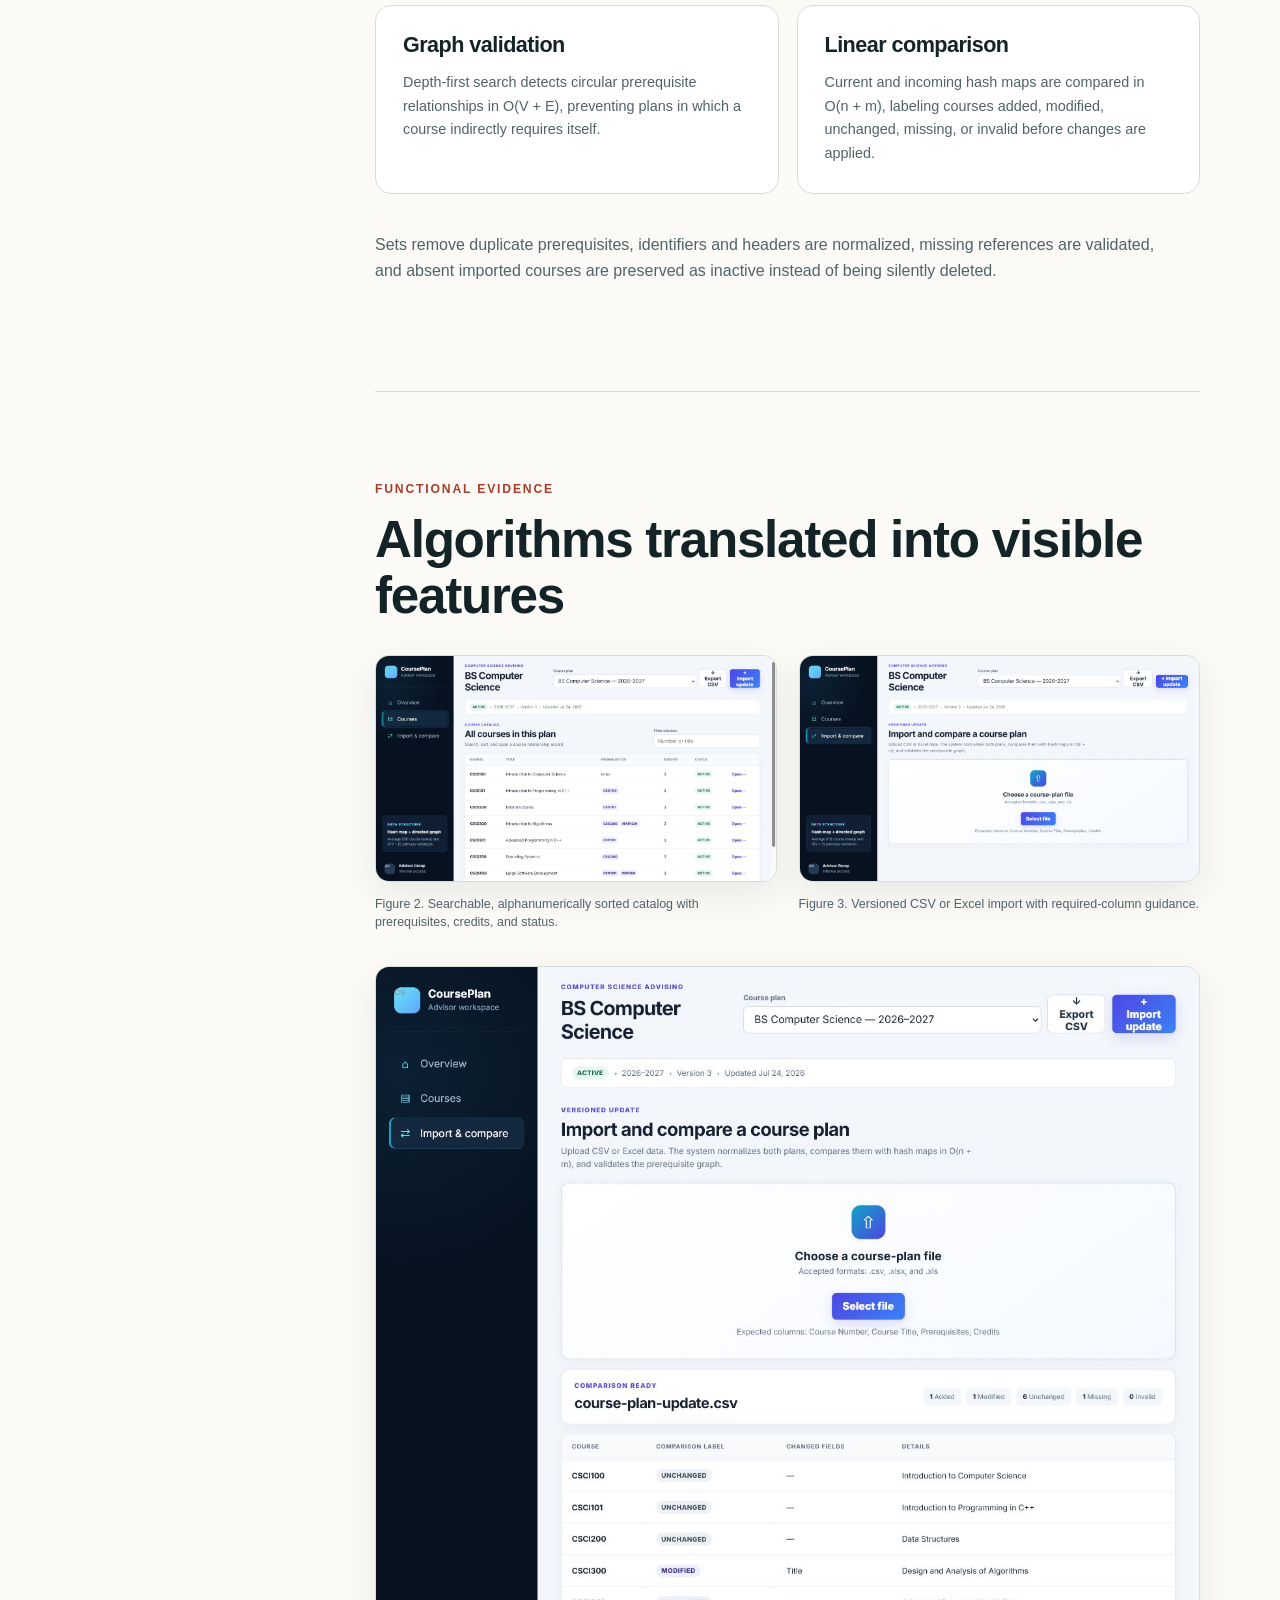
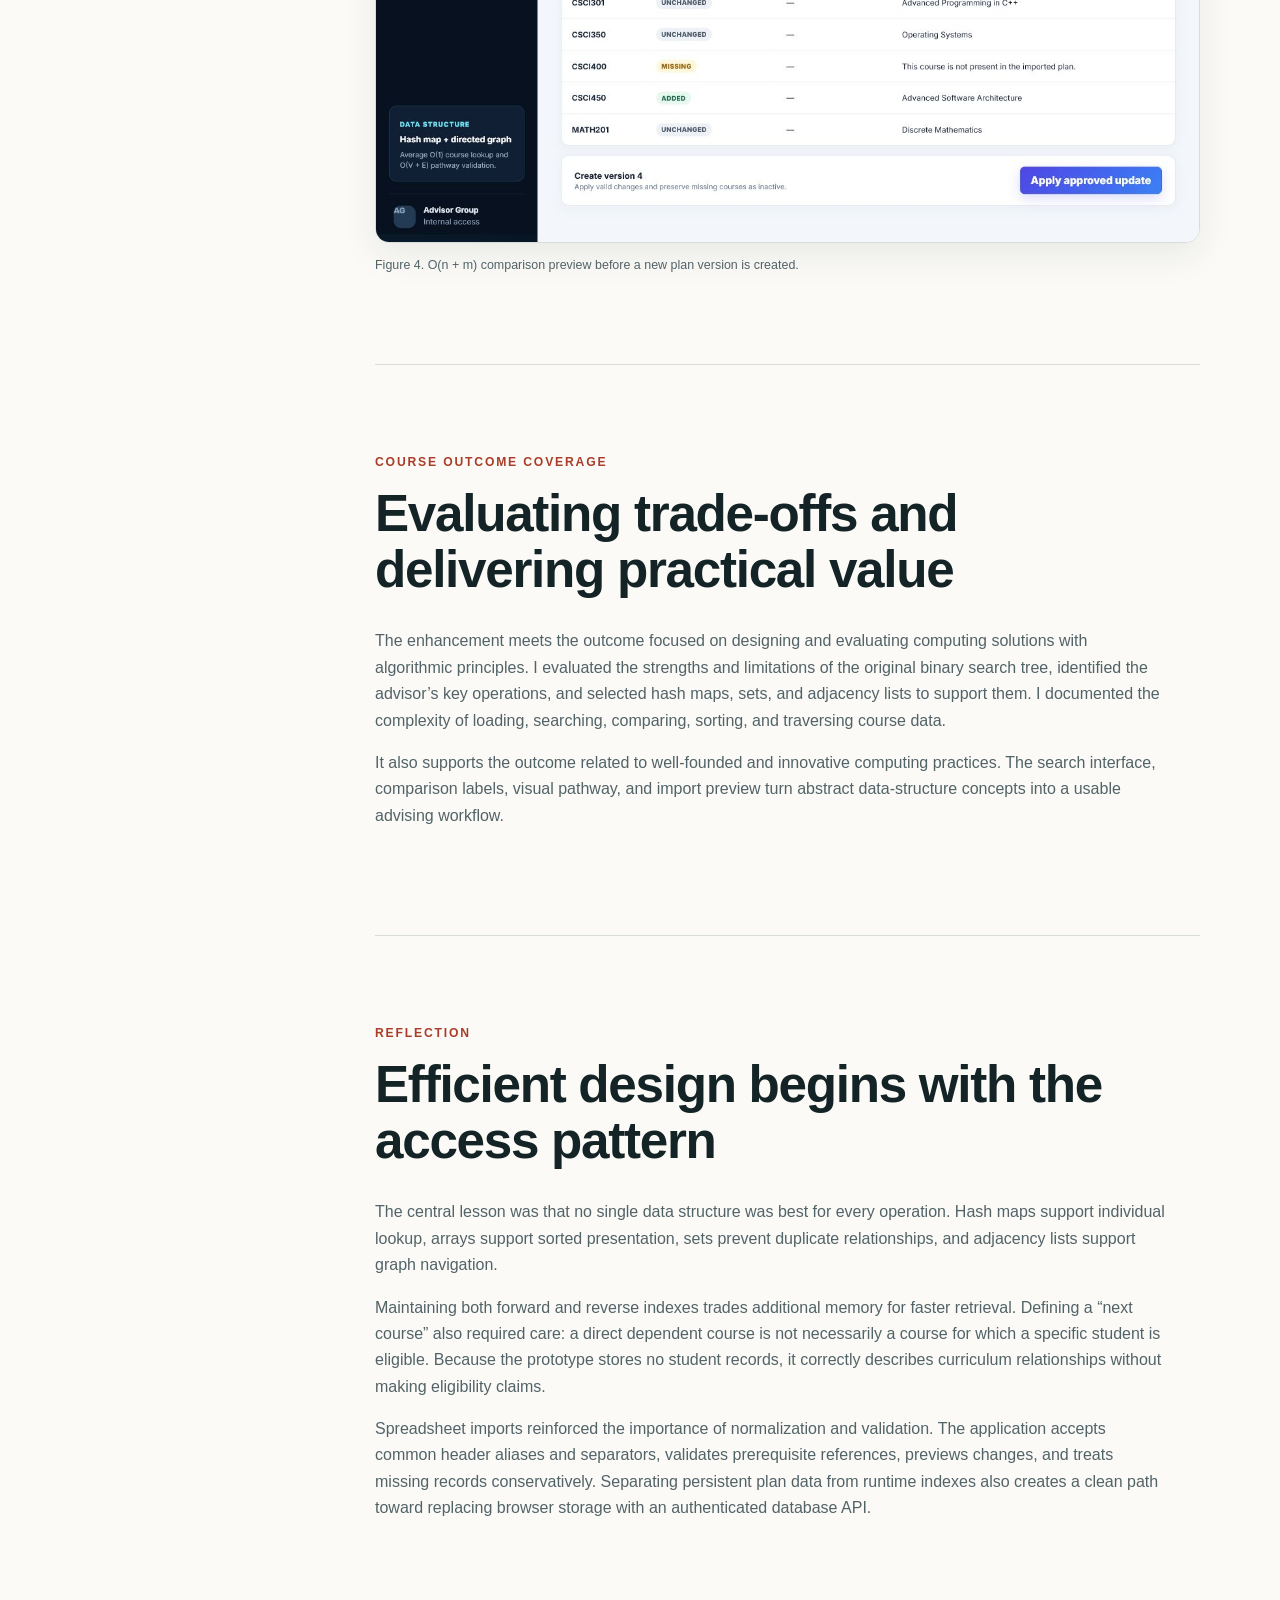
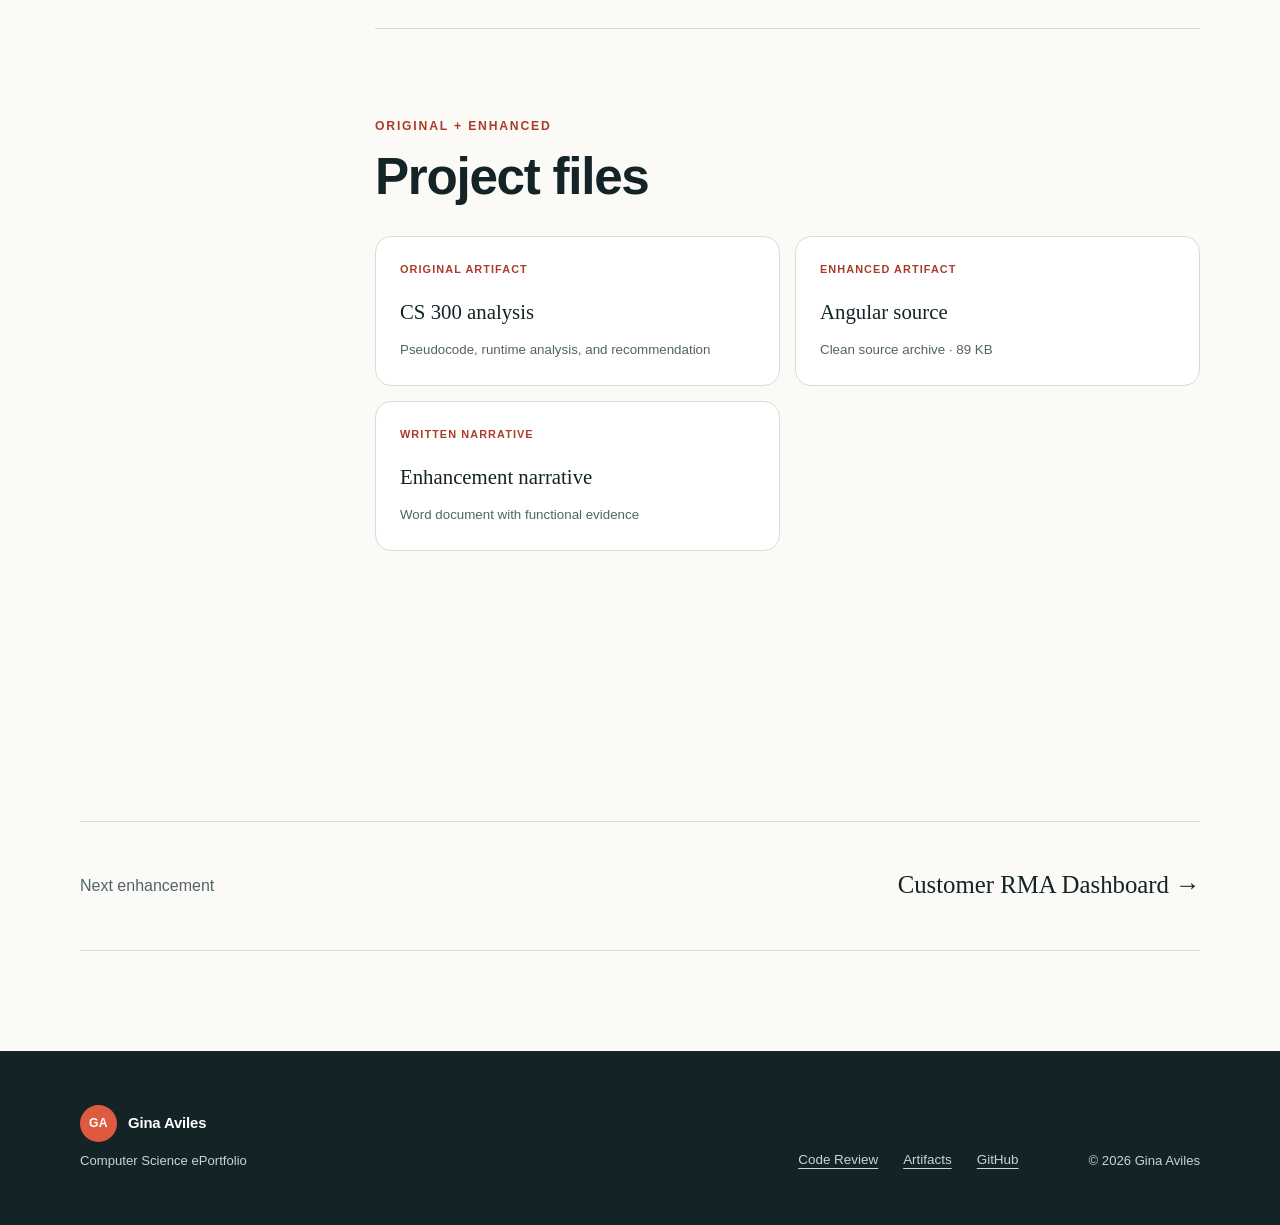
<file: course-plan.html>
<!doctype html>
<html lang="en">
<head>
  <meta charset="utf-8"><meta name="viewport" content="width=device-width, initial-scale=1">
  <meta name="description" content="Course Plan Manager algorithms and data structures enhancement by Gina Aviles.">
  <title>Course Plan Manager | Gina Aviles</title>
  <link rel="icon" href="assets/favicon.svg" type="image/svg+xml"><link rel="stylesheet" href="assets/styles.css"><script src="assets/site.js" defer></script>
</head>
<body>
  <a class="skip-link" href="#main">Skip to main content</a>
  <header class="site-header"><nav class="nav shell" aria-label="Main navigation"><a class="brand" href="index.html"><span class="brand-mark" aria-hidden="true">GA</span><span>Gina Aviles</span></a><button class="nav-toggle" type="button" aria-expanded="false" aria-controls="nav-links"><span class="sr-only">Open navigation</span><span></span><span></span><span></span></button><div class="nav-links" id="nav-links"><a href="index.html">About</a><a href="code-review.html">Code Review</a><a class="active" href="artifacts.html">Artifacts</a><a class="button button-small" href="https://github.com/g-aviles" target="_blank" rel="noreferrer">GitHub <span aria-hidden="true">↗</span></a></div></nav></header>
  <main id="main">
    <section class="case-hero shell reveal"><a class="back-link" href="artifacts.html">← All artifacts</a><p class="eyebrow">Enhancement two · Algorithms &amp; data structures</p><h1>Course Plan Manager</h1><p class="case-lede">An internal Angular advising application that turns course relationships into fast lookups, validated graphs, and a reviewable curriculum workflow.</p><div class="tag-list"><span>Angular</span><span>TypeScript</span><span>Hash maps</span><span>Directed graphs</span><span>DFS</span></div></section>
    <section class="case-stats"><div class="shell stats-grid"><div><strong>O(1)</strong><span>Average lookup</span></div><div><strong>O(V+E)</strong><span>Cycle detection</span></div><div><strong>2</strong><span>Graph indexes</span></div><div><strong>4</strong><span>Evidence views</span></div></div></section>
    <section class="showcase shell reveal"><figure class="showcase-primary"><img src="assets/artifacts/course-plan/overview.png" alt="Course Plan Manager overview showing CSCI300 prerequisites and next courses"><figcaption>Figure 1. Hash-based lookup, direct prerequisites, reverse-index results, and the visual pathway for CSCI300.</figcaption></figure></section>
    <article class="case-layout shell">
      <aside class="case-aside reveal"><p class="mini-label">On this page</p><a href="#cp-origin">Origin</a><a href="#cp-decisions">Technical decisions</a><a href="#cp-evidence">Functional evidence</a><a href="#cp-outcomes">Course outcomes</a><a href="#cp-reflection">Reflection</a><a href="#cp-files">Project files</a></aside>
      <div class="case-copy">
        <section id="cp-origin" class="case-section reveal"><p class="eyebrow">Artifact description</p><h2>From a binary search tree to an advising workflow</h2><p>The original CS 300 artifact was a C++ command-line application that loaded course data from CSV into a binary search tree. It could print an alphanumeric list or find one course and its prerequisites. I transformed it into an Angular application where advisors can select named plans, search courses, view prerequisites and subsequent courses, explore a visual pathway, filter the catalog, export data, and preview CSV or Excel updates.</p><p>The enhancement demonstrates my progression from analyzing data structures academically to selecting and applying them according to real user access patterns.</p></section>
        <section id="cp-decisions" class="case-section reveal"><p class="eyebrow">Technical decisions</p><h2>One structure does not fit every operation</h2><div class="feature-grid"><div><h3>Hash-based course index</h3><p>A <code>Map&lt;string, Course&gt;</code> provides average O(1) retrieval by normalized course number, avoiding an unbalanced tree’s O(n) worst case.</p></div><div><h3>Bidirectional graph</h3><p>Forward adjacency lists retrieve prerequisites in O(p); reverse lists retrieve dependent courses in O(d) without scanning the full plan.</p></div><div><h3>Graph validation</h3><p>Depth-first search detects circular prerequisite relationships in O(V + E), preventing plans in which a course indirectly requires itself.</p></div><div><h3>Linear comparison</h3><p>Current and incoming hash maps are compared in O(n + m), labeling courses added, modified, unchanged, missing, or invalid before changes are applied.</p></div></div><p>Sets remove duplicate prerequisites, identifiers and headers are normalized, missing references are validated, and absent imported courses are preserved as inactive instead of being silently deleted.</p></section>
        <section id="cp-evidence" class="case-section reveal"><p class="eyebrow">Functional evidence</p><h2>Algorithms translated into visible features</h2><div class="evidence-grid"><figure><img src="assets/artifacts/course-plan/catalog.png" alt="Searchable Course Plan Manager catalog"><figcaption>Figure 2. Searchable, alphanumerically sorted catalog with prerequisites, credits, and status.</figcaption></figure><figure><img src="assets/artifacts/course-plan/import.png" alt="Course plan CSV and Excel import screen"><figcaption>Figure 3. Versioned CSV or Excel import with required-column guidance.</figcaption></figure><figure class="wide"><img src="assets/artifacts/course-plan/comparison.png" alt="Course plan comparison preview with added, modified, unchanged, and missing labels"><figcaption>Figure 4. O(n + m) comparison preview before a new plan version is created.</figcaption></figure></div></section>
        <section id="cp-outcomes" class="case-section reveal"><p class="eyebrow">Course outcome coverage</p><h2>Evaluating trade-offs and delivering practical value</h2><p>The enhancement meets the outcome focused on designing and evaluating computing solutions with algorithmic principles. I evaluated the strengths and limitations of the original binary search tree, identified the advisor’s key operations, and selected hash maps, sets, and adjacency lists to support them. I documented the complexity of loading, searching, comparing, sorting, and traversing course data.</p><p>It also supports the outcome related to well-founded and innovative computing practices. The search interface, comparison labels, visual pathway, and import preview turn abstract data-structure concepts into a usable advising workflow.</p></section>
        <section id="cp-reflection" class="case-section reveal"><p class="eyebrow">Reflection</p><h2>Efficient design begins with the access pattern</h2><p>The central lesson was that no single data structure was best for every operation. Hash maps support individual lookup, arrays support sorted presentation, sets prevent duplicate relationships, and adjacency lists support graph navigation.</p><p>Maintaining both forward and reverse indexes trades additional memory for faster retrieval. Defining a “next course” also required care: a direct dependent course is not necessarily a course for which a specific student is eligible. Because the prototype stores no student records, it correctly describes curriculum relationships without making eligibility claims.</p><p>Spreadsheet imports reinforced the importance of normalization and validation. The application accepts common header aliases and separators, validates prerequisite references, previews changes, and treats missing records conservatively. Separating persistent plan data from runtime indexes also creates a clean path toward replacing browser storage with an authenticated database API.</p></section>
        <section id="cp-files" class="case-section reveal"><p class="eyebrow">Original + enhanced</p><h2>Project files</h2><div class="download-grid"><a class="download-card" href="downloads/cs300-data-structures-original.docx" download><span>Original artifact</span><strong>CS 300 analysis</strong><small>Pseudocode, runtime analysis, and recommendation</small></a><a class="download-card" href="downloads/course-plan-manager-enhanced-source.zip" download><span>Enhanced artifact</span><strong>Angular source</strong><small>Clean source archive · 89 KB</small></a><a class="download-card" href="downloads/algorithms-narrative.docx" download><span>Written narrative</span><strong>Enhancement narrative</strong><small>Word document with functional evidence</small></a></div></section>
      </div>
    </article>
    <nav class="next-page shell reveal" aria-label="Next artifact"><p>Next enhancement</p><a href="rma-dashboard.html">Customer RMA Dashboard <span aria-hidden="true">→</span></a></nav>
  </main>
  <footer class="site-footer"><div class="shell footer-inner"><div><a class="brand footer-brand" href="index.html"><span class="brand-mark">GA</span><span>Gina Aviles</span></a><p>Computer Science ePortfolio</p></div><div class="footer-links"><a href="code-review.html">Code Review</a><a href="artifacts.html">Artifacts</a><a href="https://github.com/g-aviles" target="_blank" rel="noreferrer">GitHub</a></div><p class="copyright">&copy; <span data-year></span> Gina Aviles</p></div></footer>
</body>
</html>
</file>
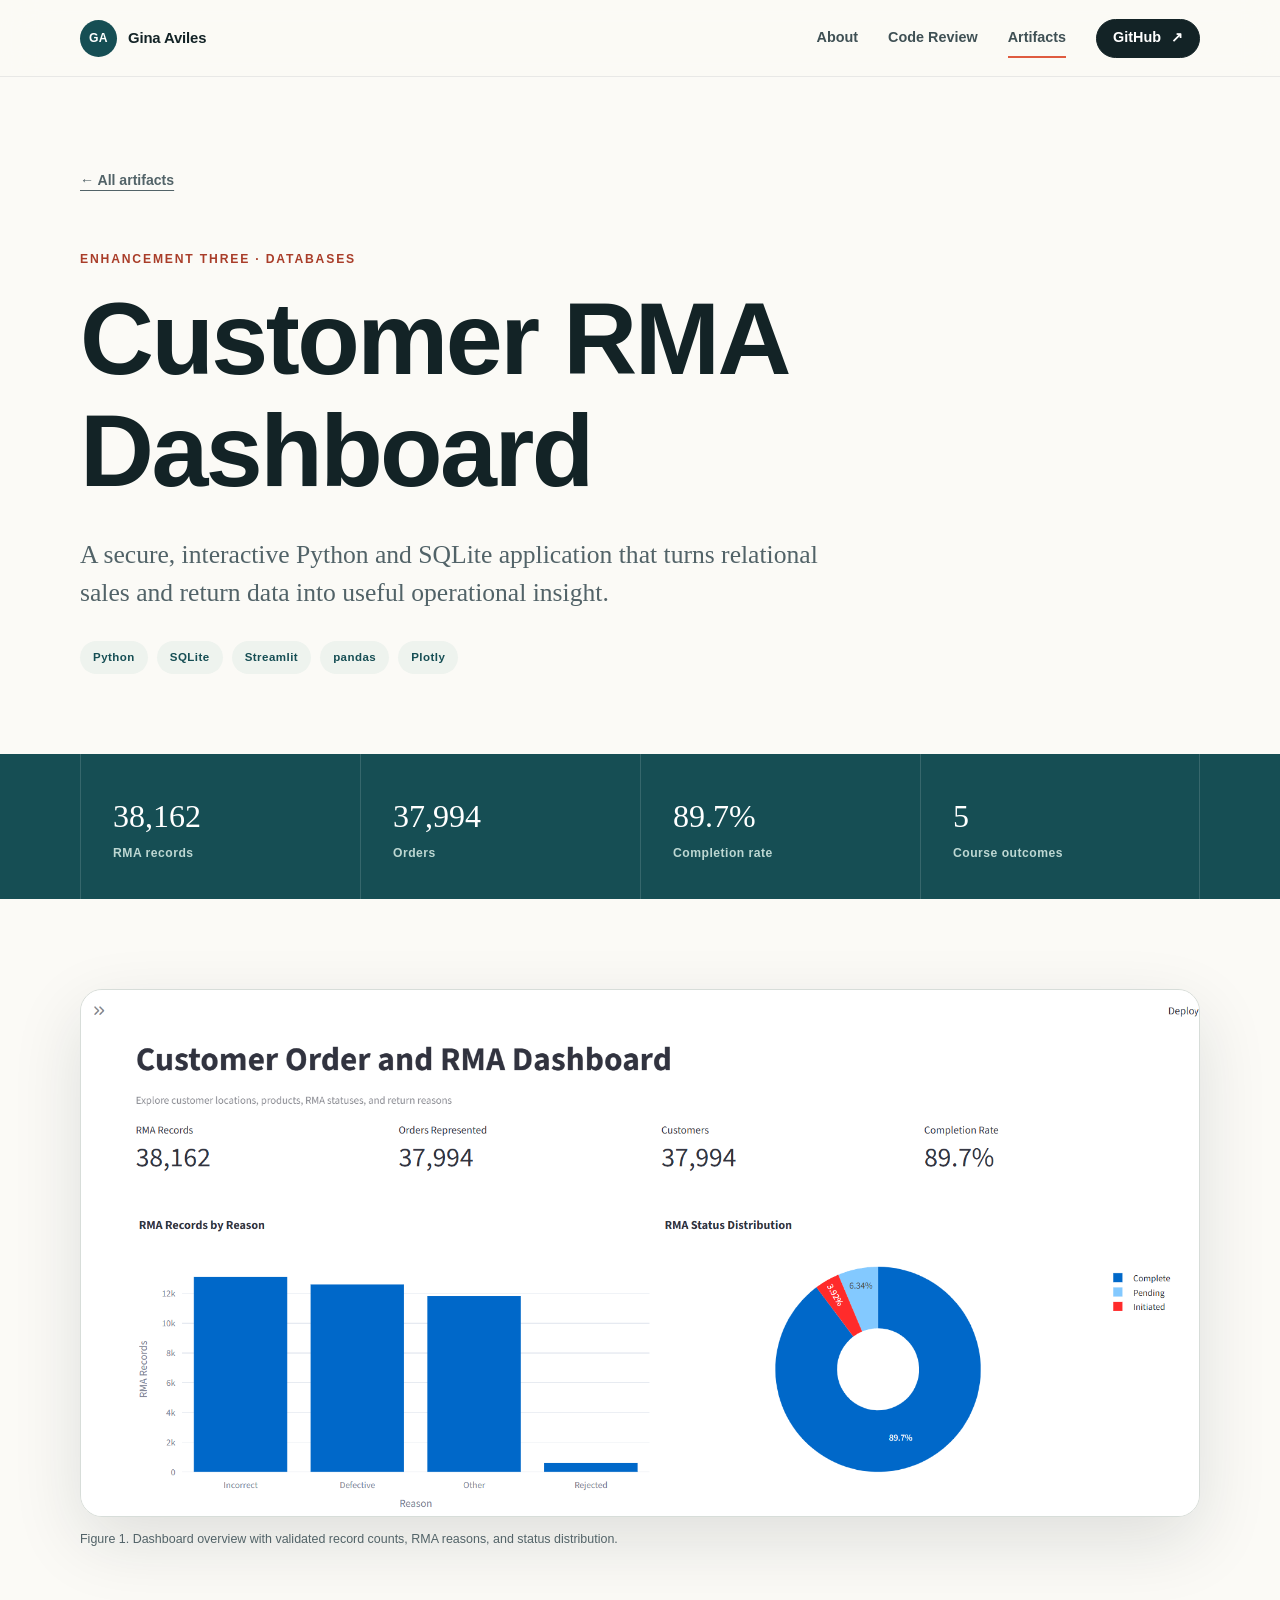
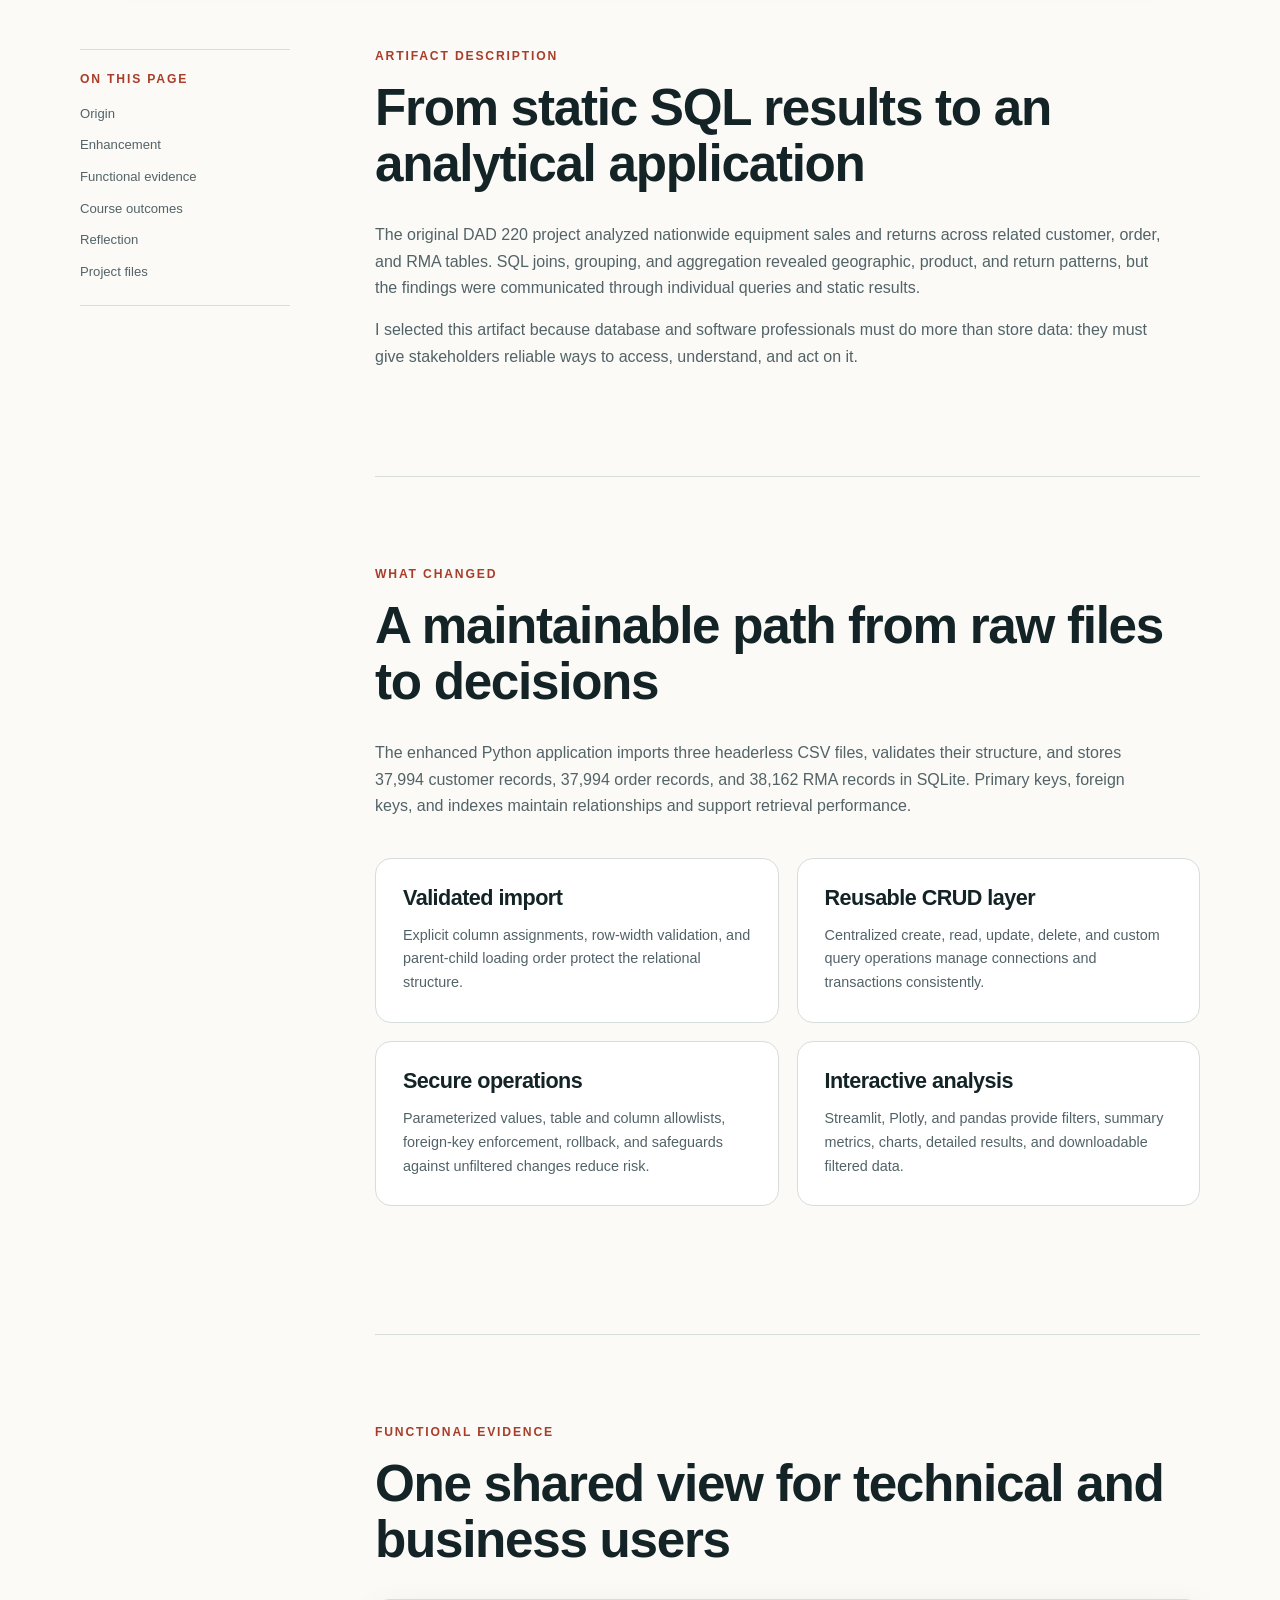
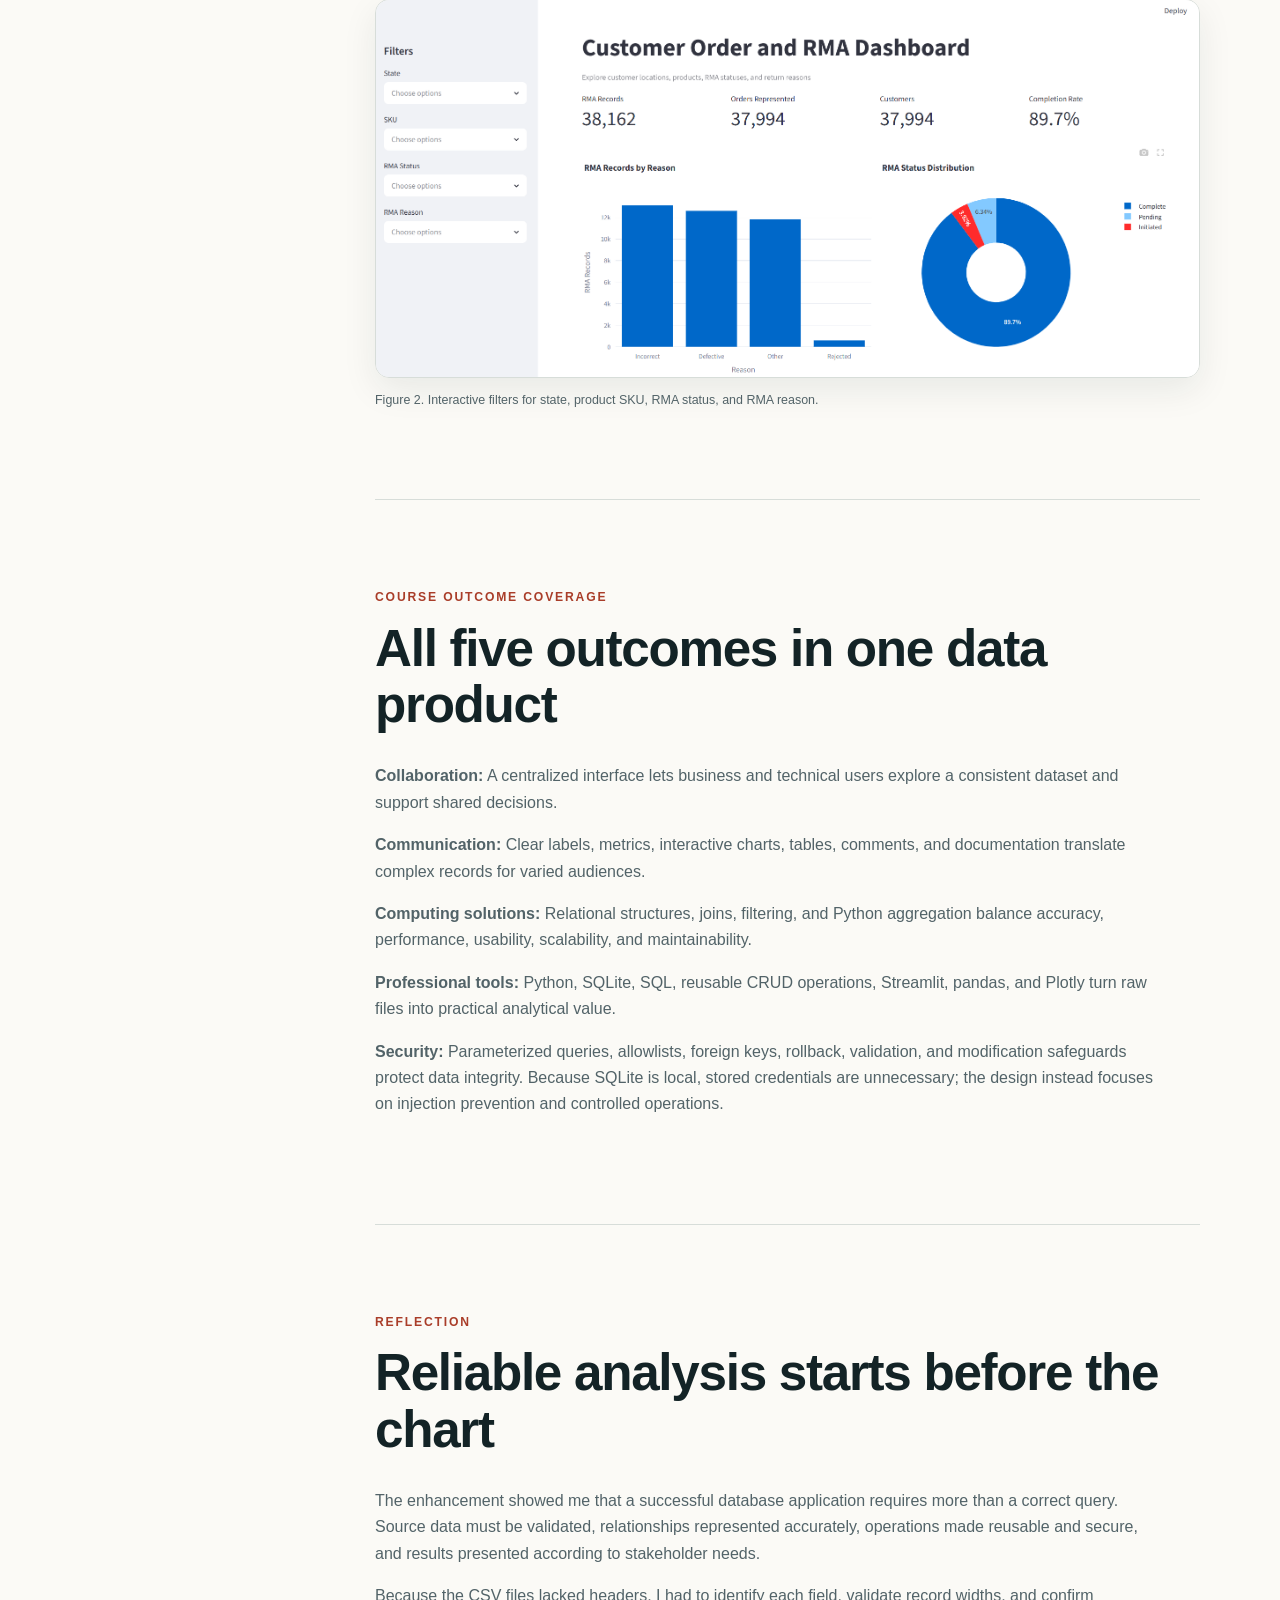
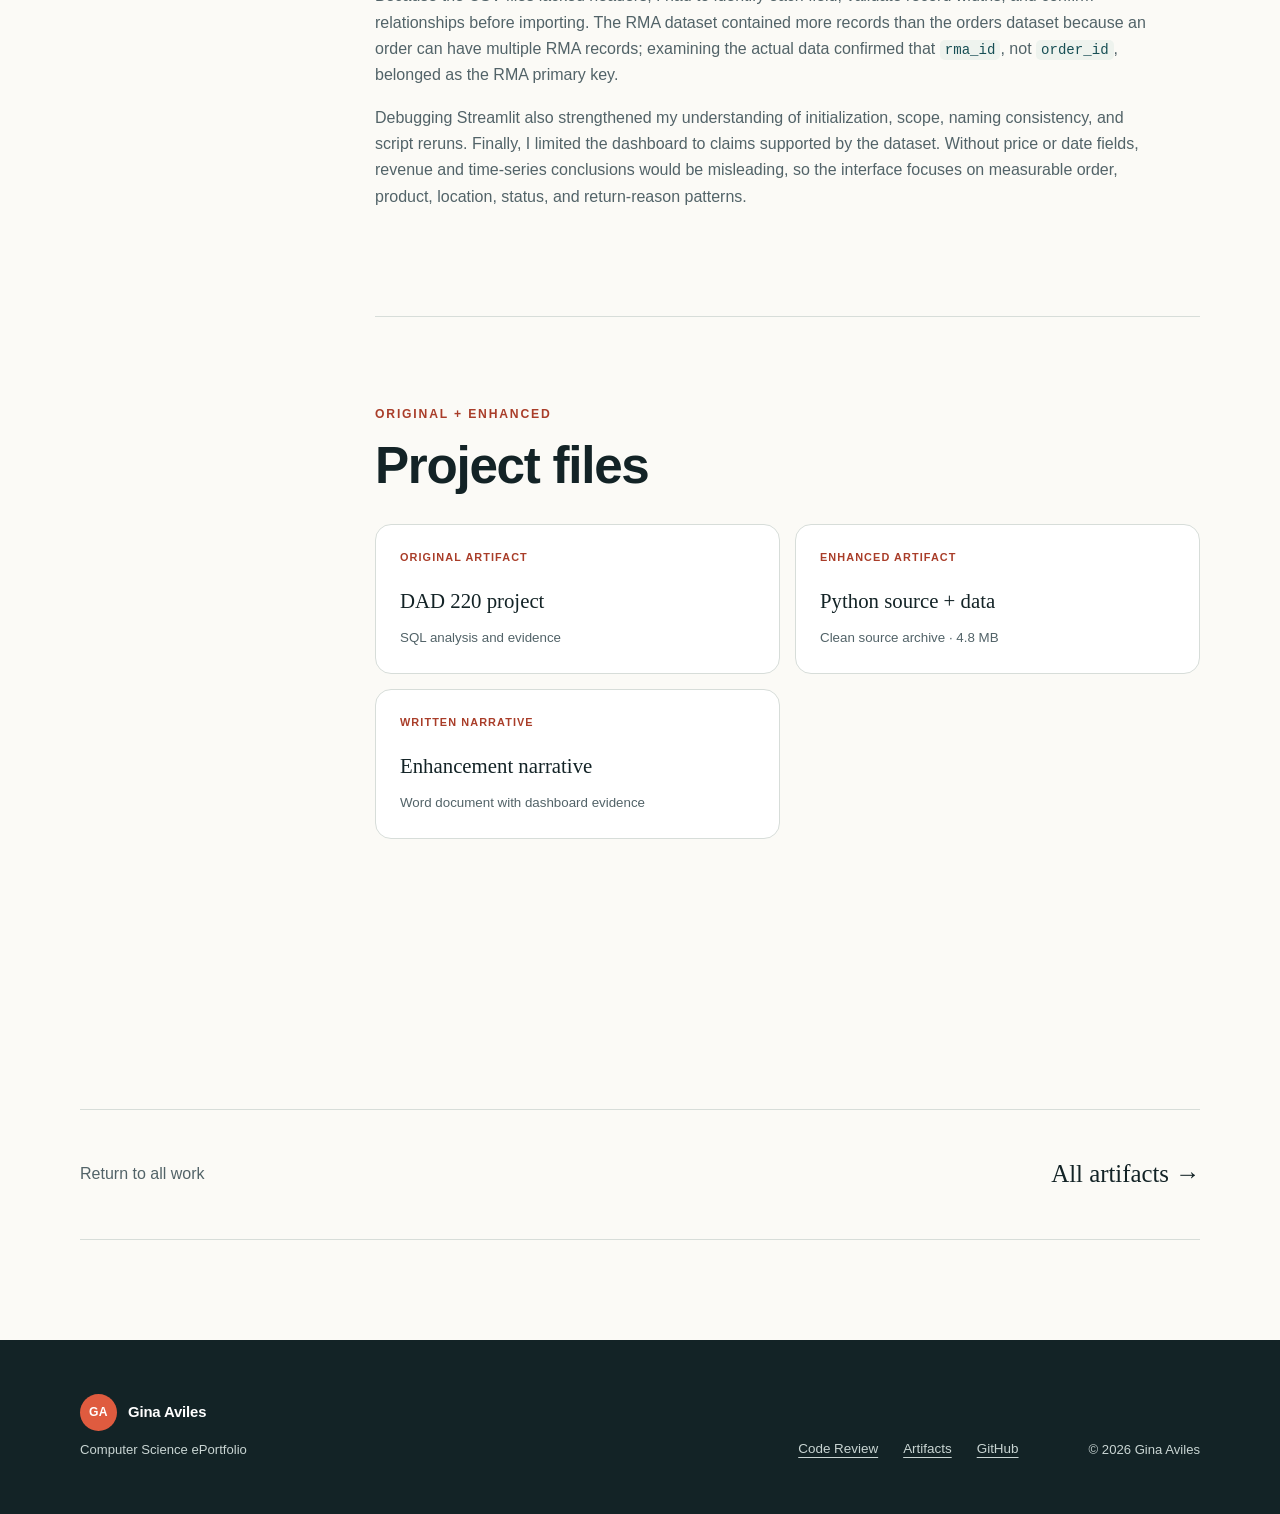
<file: rma-dashboard.html>
<!doctype html>
<html lang="en">
<head>
  <meta charset="utf-8"><meta name="viewport" content="width=device-width, initial-scale=1">
  <meta name="description" content="Customer Order and RMA Dashboard database enhancement by Gina Aviles.">
  <title>Customer RMA Dashboard | Gina Aviles</title>
  <link rel="icon" href="assets/favicon.svg" type="image/svg+xml"><link rel="stylesheet" href="assets/styles.css"><script src="assets/site.js" defer></script>
</head>
<body>
  <a class="skip-link" href="#main">Skip to main content</a>
  <header class="site-header"><nav class="nav shell" aria-label="Main navigation"><a class="brand" href="index.html"><span class="brand-mark" aria-hidden="true">GA</span><span>Gina Aviles</span></a><button class="nav-toggle" type="button" aria-expanded="false" aria-controls="nav-links"><span class="sr-only">Open navigation</span><span></span><span></span><span></span></button><div class="nav-links" id="nav-links"><a href="index.html">About</a><a href="code-review.html">Code Review</a><a class="active" href="artifacts.html">Artifacts</a><a class="button button-small" href="https://github.com/g-aviles" target="_blank" rel="noreferrer">GitHub <span aria-hidden="true">↗</span></a></div></nav></header>
  <main id="main">
    <section class="case-hero shell reveal"><a class="back-link" href="artifacts.html">← All artifacts</a><p class="eyebrow">Enhancement three · Databases</p><h1>Customer RMA Dashboard</h1><p class="case-lede">A secure, interactive Python and SQLite application that turns relational sales and return data into useful operational insight.</p><div class="tag-list"><span>Python</span><span>SQLite</span><span>Streamlit</span><span>pandas</span><span>Plotly</span></div></section>
    <section class="case-stats"><div class="shell stats-grid"><div><strong>38,162</strong><span>RMA records</span></div><div><strong>37,994</strong><span>Orders</span></div><div><strong>89.7%</strong><span>Completion rate</span></div><div><strong>5</strong><span>Course outcomes</span></div></div></section>
    <section class="showcase shell reveal"><figure class="showcase-primary"><img src="assets/artifacts/rma-dashboard/dashboard.png" alt="Customer Order and RMA Dashboard with summary metrics and charts"><figcaption>Figure 1. Dashboard overview with validated record counts, RMA reasons, and status distribution.</figcaption></figure></section>
    <article class="case-layout shell">
      <aside class="case-aside reveal"><p class="mini-label">On this page</p><a href="#rma-origin">Origin</a><a href="#rma-enhancement">Enhancement</a><a href="#rma-evidence">Functional evidence</a><a href="#rma-outcomes">Course outcomes</a><a href="#rma-reflection">Reflection</a><a href="#rma-files">Project files</a></aside>
      <div class="case-copy">
        <section id="rma-origin" class="case-section reveal"><p class="eyebrow">Artifact description</p><h2>From static SQL results to an analytical application</h2><p>The original DAD 220 project analyzed nationwide equipment sales and returns across related customer, order, and RMA tables. SQL joins, grouping, and aggregation revealed geographic, product, and return patterns, but the findings were communicated through individual queries and static results.</p><p>I selected this artifact because database and software professionals must do more than store data: they must give stakeholders reliable ways to access, understand, and act on it.</p></section>
        <section id="rma-enhancement" class="case-section reveal"><p class="eyebrow">What changed</p><h2>A maintainable path from raw files to decisions</h2><p>The enhanced Python application imports three headerless CSV files, validates their structure, and stores 37,994 customer records, 37,994 order records, and 38,162 RMA records in SQLite. Primary keys, foreign keys, and indexes maintain relationships and support retrieval performance.</p><div class="feature-grid"><div><h3>Validated import</h3><p>Explicit column assignments, row-width validation, and parent-child loading order protect the relational structure.</p></div><div><h3>Reusable CRUD layer</h3><p>Centralized create, read, update, delete, and custom query operations manage connections and transactions consistently.</p></div><div><h3>Secure operations</h3><p>Parameterized values, table and column allowlists, foreign-key enforcement, rollback, and safeguards against unfiltered changes reduce risk.</p></div><div><h3>Interactive analysis</h3><p>Streamlit, Plotly, and pandas provide filters, summary metrics, charts, detailed results, and downloadable filtered data.</p></div></div></section>
        <section id="rma-evidence" class="case-section reveal"><p class="eyebrow">Functional evidence</p><h2>One shared view for technical and business users</h2><figure class="single-evidence"><img src="assets/artifacts/rma-dashboard/filters.png" alt="Customer RMA Dashboard with state, SKU, status, and reason filters"><figcaption>Figure 2. Interactive filters for state, product SKU, RMA status, and RMA reason.</figcaption></figure></section>
        <section id="rma-outcomes" class="case-section reveal"><p class="eyebrow">Course outcome coverage</p><h2>All five outcomes in one data product</h2><p><strong>Collaboration:</strong> A centralized interface lets business and technical users explore a consistent dataset and support shared decisions.</p><p><strong>Communication:</strong> Clear labels, metrics, interactive charts, tables, comments, and documentation translate complex records for varied audiences.</p><p><strong>Computing solutions:</strong> Relational structures, joins, filtering, and Python aggregation balance accuracy, performance, usability, scalability, and maintainability.</p><p><strong>Professional tools:</strong> Python, SQLite, SQL, reusable CRUD operations, Streamlit, pandas, and Plotly turn raw files into practical analytical value.</p><p><strong>Security:</strong> Parameterized queries, allowlists, foreign keys, rollback, validation, and modification safeguards protect data integrity. Because SQLite is local, stored credentials are unnecessary; the design instead focuses on injection prevention and controlled operations.</p></section>
        <section id="rma-reflection" class="case-section reveal"><p class="eyebrow">Reflection</p><h2>Reliable analysis starts before the chart</h2><p>The enhancement showed me that a successful database application requires more than a correct query. Source data must be validated, relationships represented accurately, operations made reusable and secure, and results presented according to stakeholder needs.</p><p>Because the CSV files lacked headers, I had to identify each field, validate record widths, and confirm relationships before importing. The RMA dataset contained more records than the orders dataset because an order can have multiple RMA records; examining the actual data confirmed that <code>rma_id</code>, not <code>order_id</code>, belonged as the RMA primary key.</p><p>Debugging Streamlit also strengthened my understanding of initialization, scope, naming consistency, and script reruns. Finally, I limited the dashboard to claims supported by the dataset. Without price or date fields, revenue and time-series conclusions would be misleading, so the interface focuses on measurable order, product, location, status, and return-reason patterns.</p></section>
        <section id="rma-files" class="case-section reveal"><p class="eyebrow">Original + enhanced</p><h2>Project files</h2><div class="download-grid"><a class="download-card" href="downloads/dad220-database-original.docx" download><span>Original artifact</span><strong>DAD 220 project</strong><small>SQL analysis and evidence</small></a><a class="download-card" href="downloads/customer-rma-dashboard-enhanced-source.zip" download><span>Enhanced artifact</span><strong>Python source + data</strong><small>Clean source archive · 4.8 MB</small></a><a class="download-card" href="downloads/database-narrative.docx" download><span>Written narrative</span><strong>Enhancement narrative</strong><small>Word document with dashboard evidence</small></a></div></section>
      </div>
    </article>
    <nav class="next-page shell reveal" aria-label="Continue through portfolio"><p>Return to all work</p><a href="artifacts.html">All artifacts <span aria-hidden="true">→</span></a></nav>
  </main>
  <footer class="site-footer"><div class="shell footer-inner"><div><a class="brand footer-brand" href="index.html"><span class="brand-mark">GA</span><span>Gina Aviles</span></a><p>Computer Science ePortfolio</p></div><div class="footer-links"><a href="code-review.html">Code Review</a><a href="artifacts.html">Artifacts</a><a href="https://github.com/g-aviles" target="_blank" rel="noreferrer">GitHub</a></div><p class="copyright">&copy; <span data-year></span> Gina Aviles</p></div></footer>
</body>
</html>
</file>
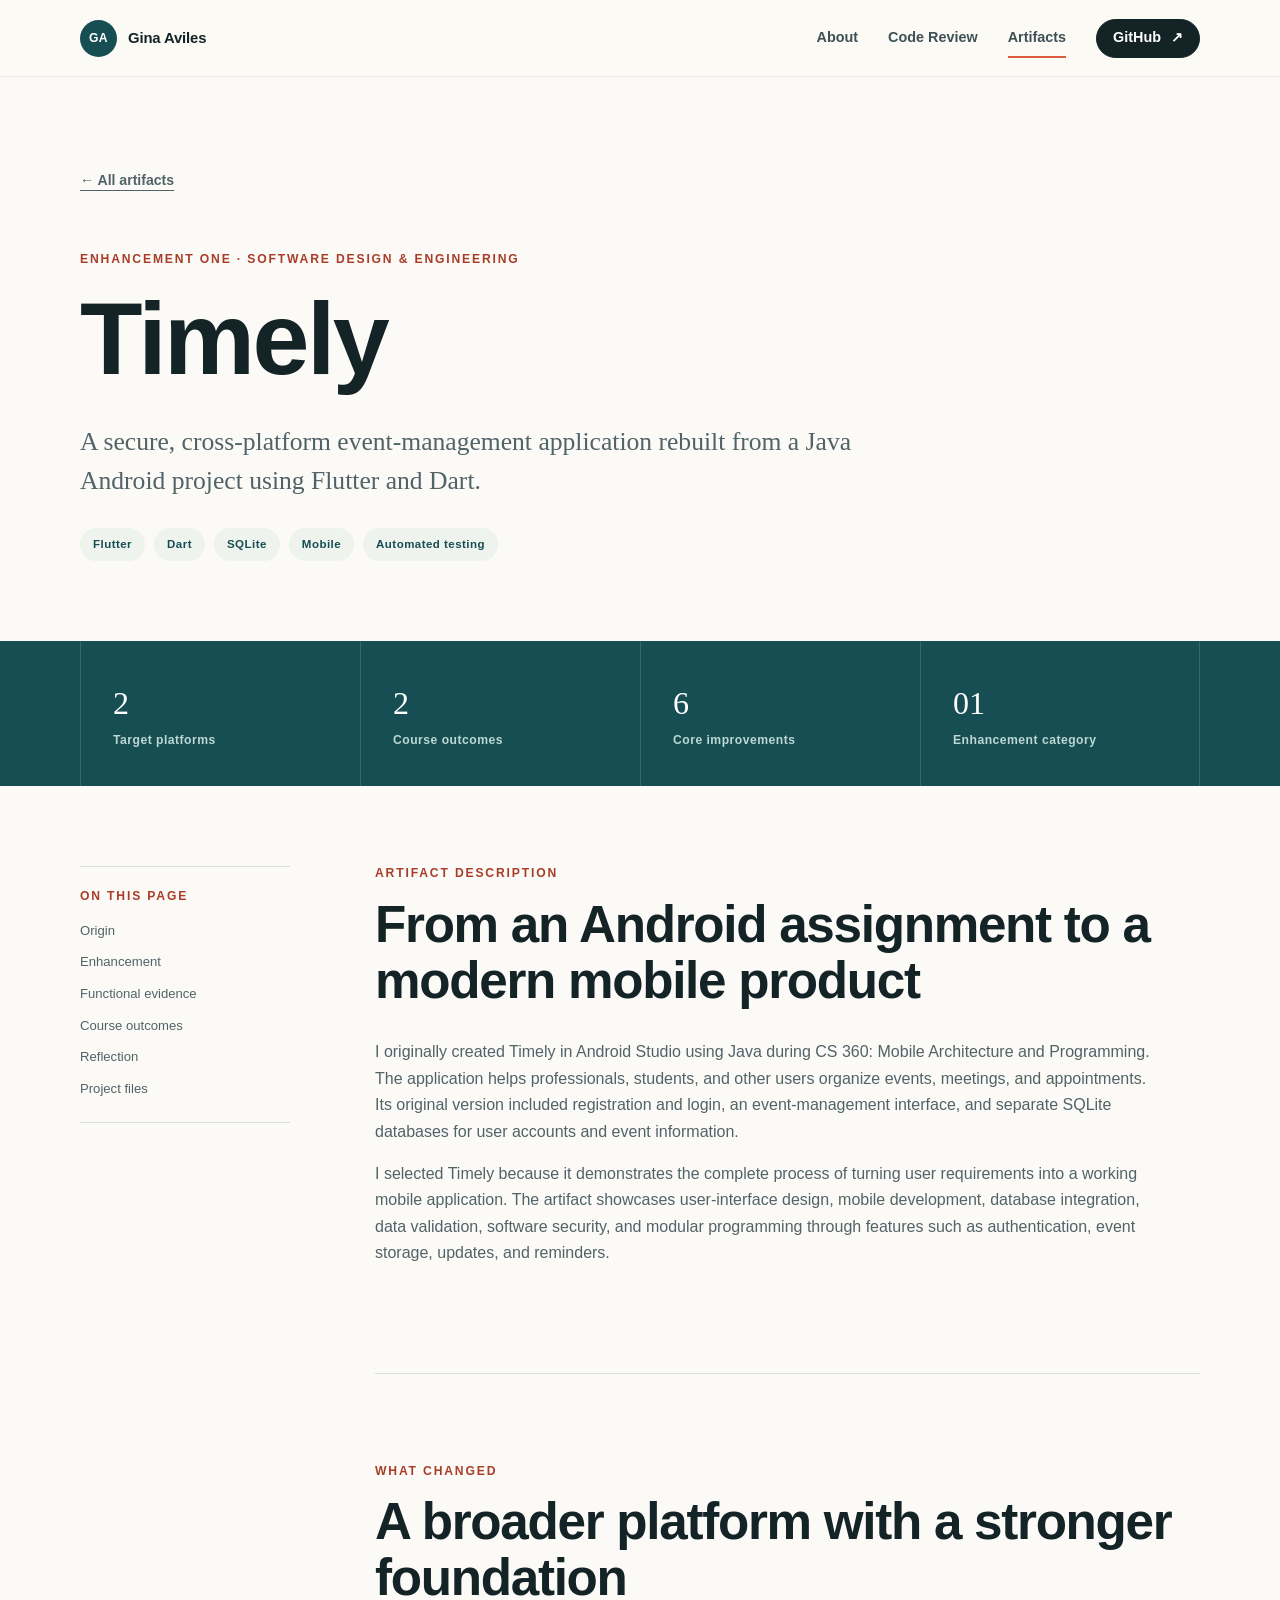
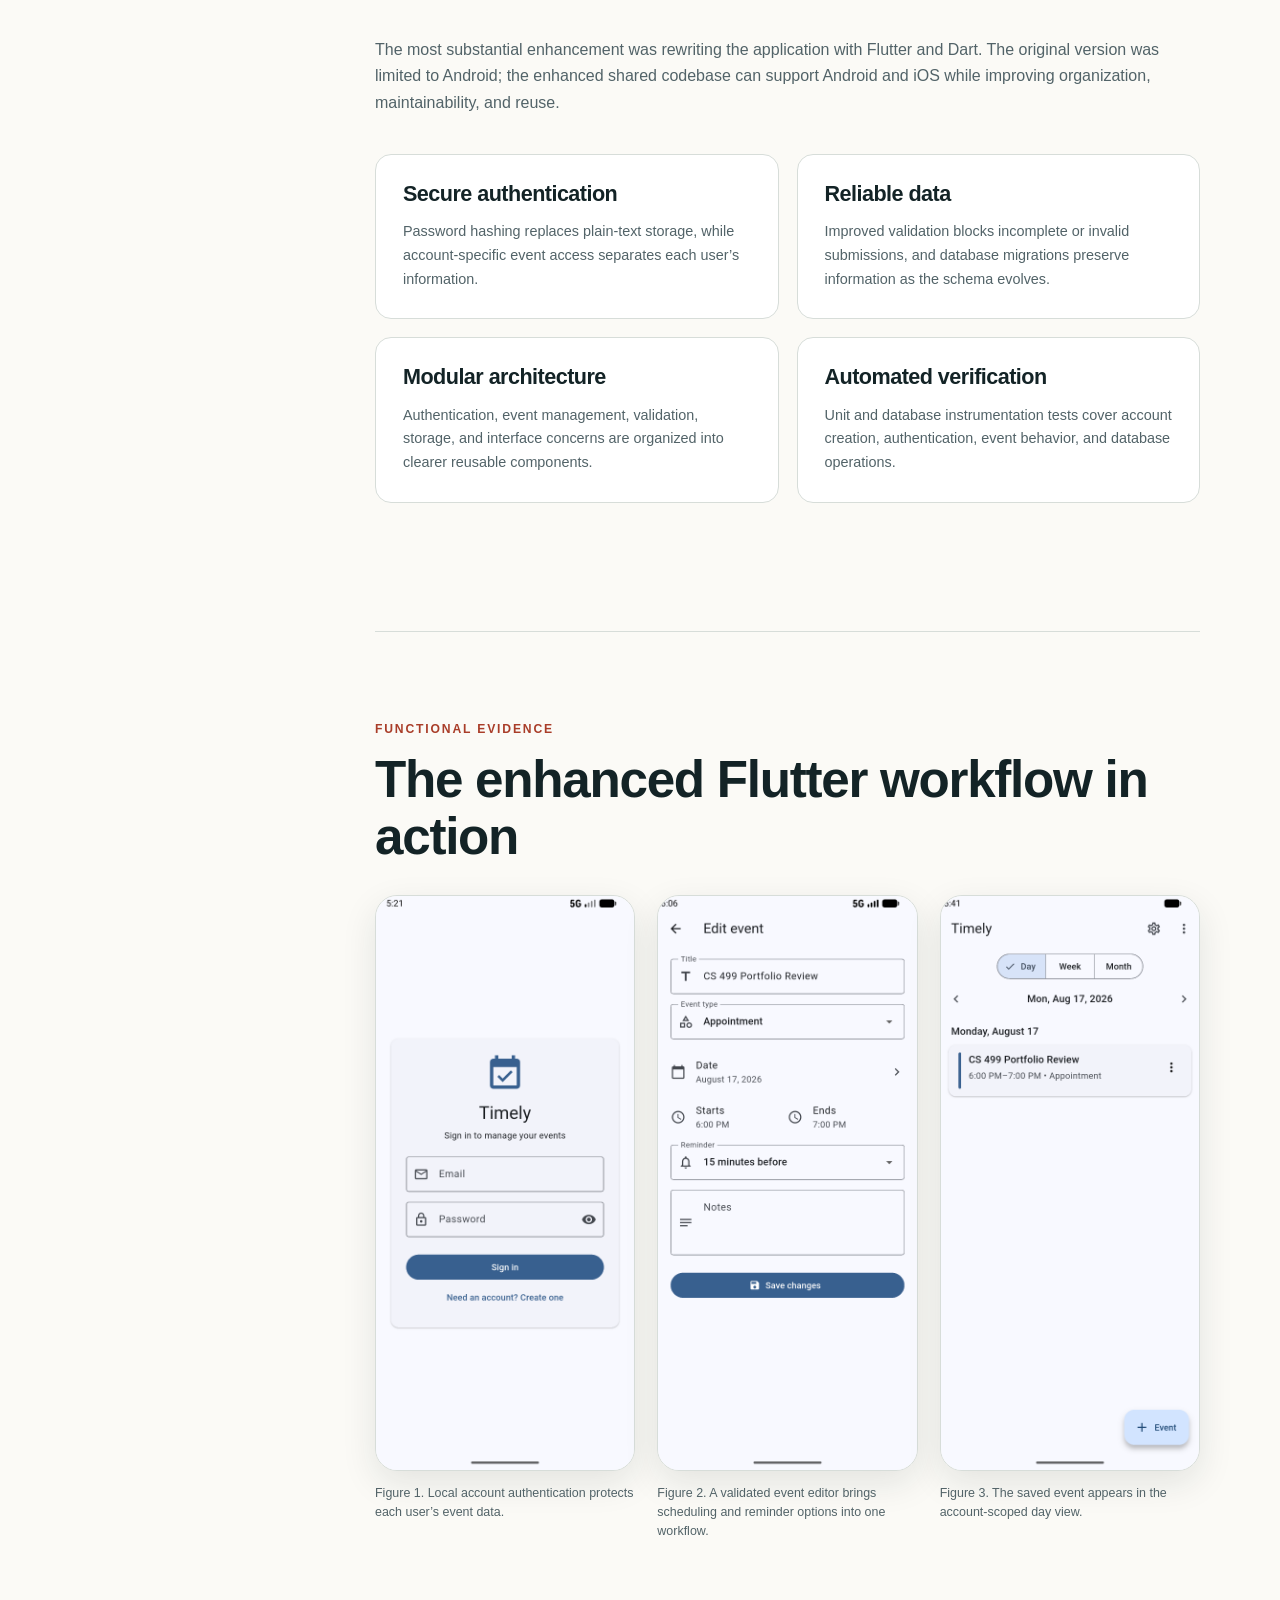
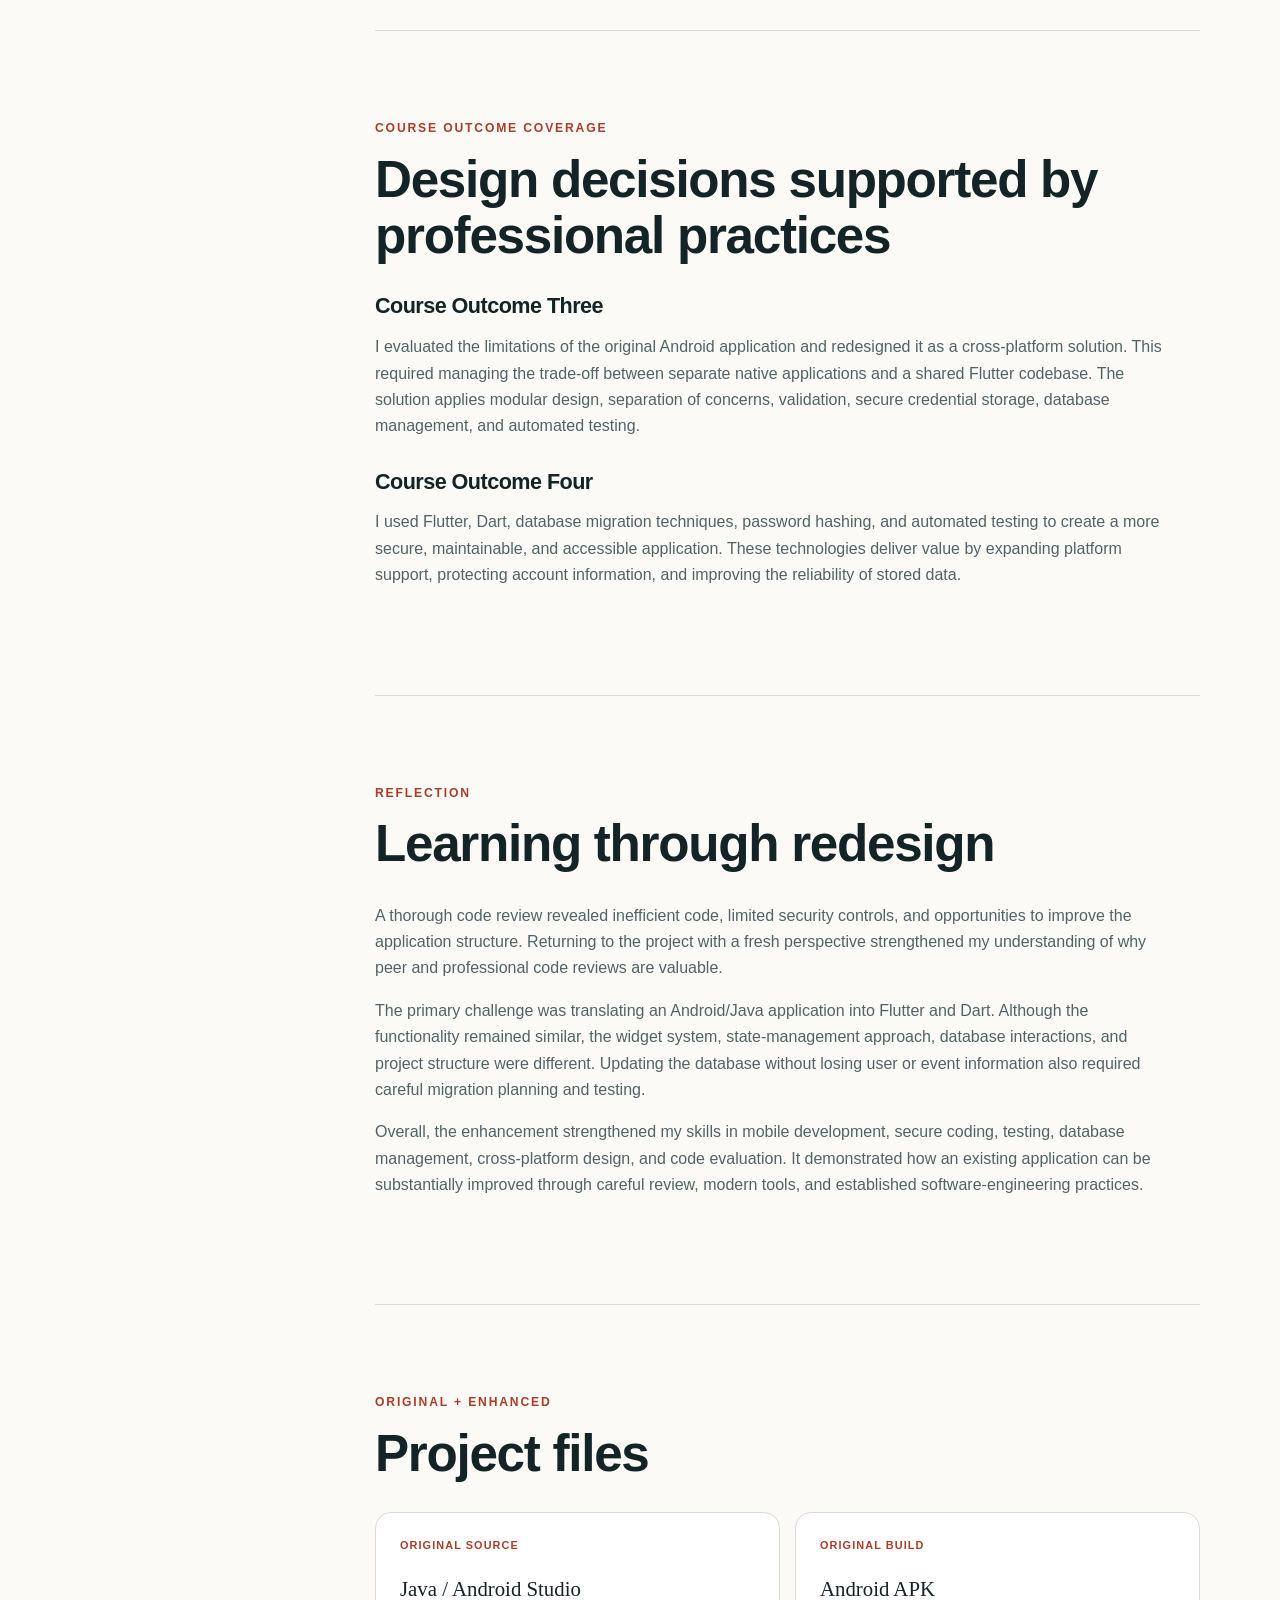
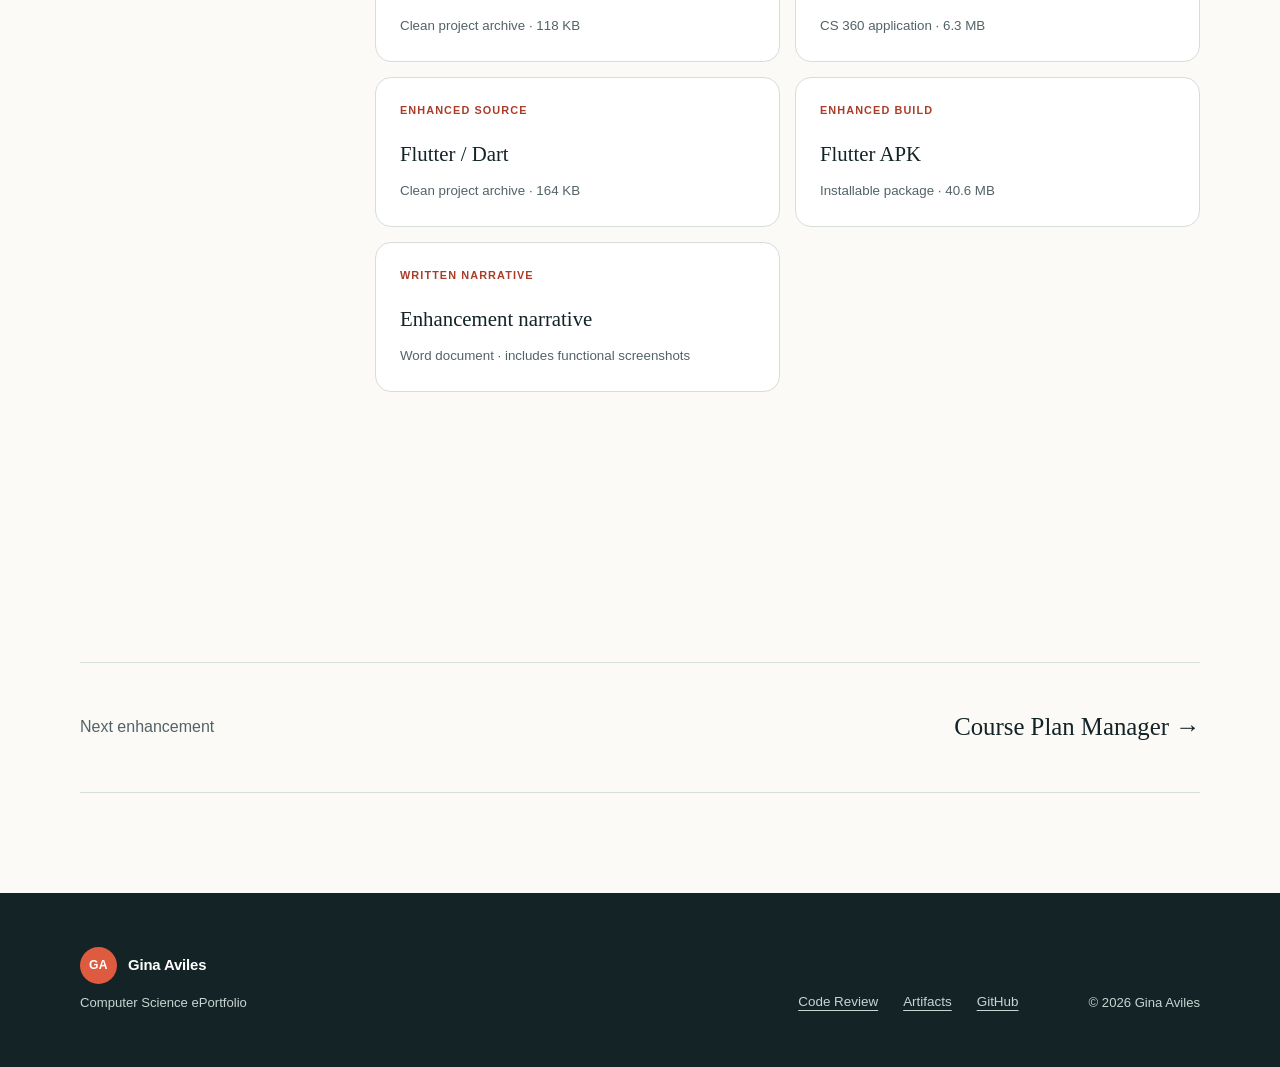
<file: timely.html>
<!doctype html>
<html lang="en">
<head>
  <meta charset="utf-8"><meta name="viewport" content="width=device-width, initial-scale=1">
  <meta name="description" content="Timely cross-platform mobile application software engineering enhancement by Gina Aviles.">
  <title>Timely Mobile App | Gina Aviles</title>
  <link rel="icon" href="assets/favicon.svg" type="image/svg+xml"><link rel="stylesheet" href="assets/styles.css"><script src="assets/site.js" defer></script>
</head>
<body>
  <a class="skip-link" href="#main">Skip to main content</a>
  <header class="site-header"><nav class="nav shell" aria-label="Main navigation"><a class="brand" href="index.html"><span class="brand-mark" aria-hidden="true">GA</span><span>Gina Aviles</span></a><button class="nav-toggle" type="button" aria-expanded="false" aria-controls="nav-links"><span class="sr-only">Open navigation</span><span></span><span></span><span></span></button><div class="nav-links" id="nav-links"><a href="index.html">About</a><a href="code-review.html">Code Review</a><a class="active" href="artifacts.html">Artifacts</a><a class="button button-small" href="https://github.com/g-aviles" target="_blank" rel="noreferrer">GitHub <span aria-hidden="true">↗</span></a></div></nav></header>
  <main id="main">
    <section class="case-hero shell reveal">
      <a class="back-link" href="artifacts.html">← All artifacts</a>
      <p class="eyebrow">Enhancement one · Software design &amp; engineering</p>
      <h1>Timely</h1>
      <p class="case-lede">A secure, cross-platform event-management application rebuilt from a Java Android project using Flutter and Dart.</p>
      <div class="tag-list" aria-label="Technologies"><span>Flutter</span><span>Dart</span><span>SQLite</span><span>Mobile</span><span>Automated testing</span></div>
    </section>

    <section class="case-stats"><div class="shell stats-grid"><div><strong>2</strong><span>Target platforms</span></div><div><strong>2</strong><span>Course outcomes</span></div><div><strong>6</strong><span>Core improvements</span></div><div><strong>01</strong><span>Enhancement category</span></div></div></section>

    <article class="case-layout shell">
      <aside class="case-aside reveal"><p class="mini-label">On this page</p><a href="#origin">Origin</a><a href="#enhancement">Enhancement</a><a href="#evidence">Functional evidence</a><a href="#outcomes">Course outcomes</a><a href="#reflection">Reflection</a><a href="#files">Project files</a></aside>
      <div class="case-copy">
        <section id="origin" class="case-section reveal"><p class="eyebrow">Artifact description</p><h2>From an Android assignment to a modern mobile product</h2><p>I originally created Timely in Android Studio using Java during CS 360: Mobile Architecture and Programming. The application helps professionals, students, and other users organize events, meetings, and appointments. Its original version included registration and login, an event-management interface, and separate SQLite databases for user accounts and event information.</p><p>I selected Timely because it demonstrates the complete process of turning user requirements into a working mobile application. The artifact showcases user-interface design, mobile development, database integration, data validation, software security, and modular programming through features such as authentication, event storage, updates, and reminders.</p></section>

        <section id="enhancement" class="case-section reveal"><p class="eyebrow">What changed</p><h2>A broader platform with a stronger foundation</h2><p>The most substantial enhancement was rewriting the application with Flutter and Dart. The original version was limited to Android; the enhanced shared codebase can support Android and iOS while improving organization, maintainability, and reuse.</p><div class="feature-grid"><div><h3>Secure authentication</h3><p>Password hashing replaces plain-text storage, while account-specific event access separates each user’s information.</p></div><div><h3>Reliable data</h3><p>Improved validation blocks incomplete or invalid submissions, and database migrations preserve information as the schema evolves.</p></div><div><h3>Modular architecture</h3><p>Authentication, event management, validation, storage, and interface concerns are organized into clearer reusable components.</p></div><div><h3>Automated verification</h3><p>Unit and database instrumentation tests cover account creation, authentication, event behavior, and database operations.</p></div></div></section>

        <section id="evidence" class="case-section reveal"><p class="eyebrow">Functional evidence</p><h2>The enhanced Flutter workflow in action</h2><div class="phone-evidence"><figure><img src="assets/artifacts/timely/secure-login.png" alt="Timely Flutter secure local account sign-in screen"><figcaption>Figure 1. Local account authentication protects each user’s event data.</figcaption></figure><figure><img src="assets/artifacts/timely/event-editor.png" alt="Timely Flutter event editor with title, event type, date, time, and reminder controls"><figcaption>Figure 2. A validated event editor brings scheduling and reminder options into one workflow.</figcaption></figure><figure><img src="assets/artifacts/timely/day-view.png" alt="Timely Flutter day view showing a saved CS 499 Portfolio Review event"><figcaption>Figure 3. The saved event appears in the account-scoped day view.</figcaption></figure></div></section>

        <section id="outcomes" class="case-section reveal"><p class="eyebrow">Course outcome coverage</p><h2>Design decisions supported by professional practices</h2><h3>Course Outcome Three</h3><p>I evaluated the limitations of the original Android application and redesigned it as a cross-platform solution. This required managing the trade-off between separate native applications and a shared Flutter codebase. The solution applies modular design, separation of concerns, validation, secure credential storage, database management, and automated testing.</p><h3>Course Outcome Four</h3><p>I used Flutter, Dart, database migration techniques, password hashing, and automated testing to create a more secure, maintainable, and accessible application. These technologies deliver value by expanding platform support, protecting account information, and improving the reliability of stored data.</p></section>

        <section id="reflection" class="case-section reveal"><p class="eyebrow">Reflection</p><h2>Learning through redesign</h2><p>A thorough code review revealed inefficient code, limited security controls, and opportunities to improve the application structure. Returning to the project with a fresh perspective strengthened my understanding of why peer and professional code reviews are valuable.</p><p>The primary challenge was translating an Android/Java application into Flutter and Dart. Although the functionality remained similar, the widget system, state-management approach, database interactions, and project structure were different. Updating the database without losing user or event information also required careful migration planning and testing.</p><p>Overall, the enhancement strengthened my skills in mobile development, secure coding, testing, database management, cross-platform design, and code evaluation. It demonstrated how an existing application can be substantially improved through careful review, modern tools, and established software-engineering practices.</p></section>

        <section id="files" class="case-section reveal"><p class="eyebrow">Original + enhanced</p><h2>Project files</h2><div class="download-grid"><a class="download-card" href="downloads/timely-android-original-source.zip" download><span>Original source</span><strong>Java / Android Studio</strong><small>Clean project archive · 118 KB</small></a><a class="download-card" href="downloads/timely-original-android.apk" download><span>Original build</span><strong>Android APK</strong><small>CS 360 application · 6.3 MB</small></a><a class="download-card" href="downloads/timely-flutter-enhanced-source.zip" download><span>Enhanced source</span><strong>Flutter / Dart</strong><small>Clean project archive · 164 KB</small></a><a class="download-card" href="downloads/timely-enhanced-apk.zip" download><span>Enhanced build</span><strong>Flutter APK</strong><small>Installable package · 40.6 MB</small></a><a class="download-card" href="downloads/software-engineering-narrative.docx" download><span>Written narrative</span><strong>Enhancement narrative</strong><small>Word document · includes functional screenshots</small></a></div></section>
      </div>
    </article>
    <nav class="next-page shell reveal" aria-label="Next artifact"><p>Next enhancement</p><a href="course-plan.html">Course Plan Manager <span aria-hidden="true">→</span></a></nav>
  </main>
  <footer class="site-footer"><div class="shell footer-inner"><div><a class="brand footer-brand" href="index.html"><span class="brand-mark">GA</span><span>Gina Aviles</span></a><p>Computer Science ePortfolio</p></div><div class="footer-links"><a href="code-review.html">Code Review</a><a href="artifacts.html">Artifacts</a><a href="https://github.com/g-aviles" target="_blank" rel="noreferrer">GitHub</a></div><p class="copyright">&copy; <span data-year></span> Gina Aviles</p></div></footer>
</body>
</html>
</file>
<file: assets/styles.css>
:root {
  --ink: #132326;
  --muted: #526368;
  --paper: #fbfaf6;
  --white: #fff;
  --tint: #eef3ee;
  --accent: #df5b3f;
  --accent-dark: #a93d29;
  --teal: #164e54;
  --line: #d7ddd9;
  --shadow: 0 24px 70px rgba(19, 35, 38, .12);
  --radius: 22px;
  --font-body: "Segoe UI", Tahoma, Geneva, Verdana, sans-serif;
  --font-heading: "Trebuchet MS", "Segoe UI", Tahoma, sans-serif;
  --font-mono: "Cascadia Code", Consolas, "Courier New", monospace;
}

* { box-sizing: border-box; }
html { scroll-behavior: smooth; }
body { margin: 0; overflow-x: hidden; color: var(--ink); background: var(--paper); font-family: var(--font-body); line-height: 1.65; }
a { color: inherit; }
img { max-width: 100%; }
.shell { width: min(1120px, calc(100% - 40px)); margin-inline: auto; }
.sr-only { position: absolute; width: 1px; height: 1px; padding: 0; margin: -1px; overflow: hidden; clip: rect(0,0,0,0); white-space: nowrap; border: 0; }
.skip-link { position: fixed; z-index: 100; top: 12px; left: 12px; padding: 10px 14px; color: #fff; background: var(--ink); transform: translateY(-160%); }
.skip-link:focus { transform: translateY(0); }

.site-header { position: sticky; z-index: 20; top: 0; background: color-mix(in srgb, var(--paper) 90%, transparent); border-bottom: 1px solid rgba(19,35,38,.08); backdrop-filter: blur(16px); }
.nav { min-height: 76px; display: flex; align-items: center; justify-content: space-between; }
.brand { display: inline-flex; gap: 11px; align-items: center; font-size: .93rem; font-weight: 800; letter-spacing: -.01em; text-decoration: none; }
.brand-mark { width: 37px; height: 37px; display: grid; place-items: center; color: #fff; background: var(--teal); border-radius: 50%; font-size: .76rem; letter-spacing: .04em; }
.nav-links { display: flex; gap: 30px; align-items: center; }
.nav-links > a { position: relative; color: #3f5054; font-size: .9rem; font-weight: 650; text-decoration: none; }
.nav-links > a:not(.button)::after { content: ""; position: absolute; right: 0; bottom: -8px; left: 0; height: 2px; background: var(--accent); transform: scaleX(0); transition: transform .2s ease; }
.nav-links > a:hover::after, .nav-links > a.active::after { transform: scaleX(1); }
.nav-toggle { display: none; border: 0; background: none; padding: 8px; }
.nav-toggle > span:not(.sr-only) { width: 23px; height: 2px; display: block; margin: 5px; background: var(--ink); }

.button { display: inline-flex; justify-content: center; gap: 10px; align-items: center; min-height: 50px; padding: 0 21px; border: 1px solid var(--ink); color: #fff; background: var(--ink); border-radius: 999px; font-size: .9rem; font-weight: 750; text-decoration: none; transition: transform .2s, box-shadow .2s, background .2s; }
.button:hover { background: var(--teal); box-shadow: 0 10px 25px rgba(19,35,38,.16); transform: translateY(-2px); }
.button-small { min-height: 39px; padding-inline: 16px; color: #fff !important; }
.button-small::after { display: none; }
.button-light { color: var(--ink); background: #fff; border-color: #fff; }
.text-link { display: inline-flex; gap: 8px; align-items: center; font-weight: 750; text-underline-offset: 5px; }

.hero { min-height: 720px; display: grid; grid-template-columns: 1.12fr .88fr; gap: 70px; align-items: center; padding-block: 88px; }
.eyebrow, .mini-label { margin: 0 0 16px; color: var(--accent-dark); font-size: .76rem; font-weight: 850; letter-spacing: .15em; line-height: 1.2; text-transform: uppercase; }
h1, h2, h3 { font-family: var(--font-heading); font-weight: 700; line-height: 1.1; letter-spacing: -.025em; }
h1 { margin: 0; font-size: clamp(3.35rem, 6vw, 5.65rem); }
h1 span, .page-hero h1 span { color: var(--accent); font-style: normal; }
.hero-lede { max-width: 650px; margin: 28px 0 33px; color: var(--muted); font-size: 1.16rem; }
.hero-actions { display: flex; gap: 25px; align-items: center; flex-wrap: wrap; }
.hero-visual { position: relative; min-height: 480px; display: grid; place-items: center; overflow: hidden; }
.hero-visual::before { content: ""; position: absolute; width: 390px; height: 390px; background: var(--tint); border-radius: 50%; }
.orbit { position: absolute; border: 1px solid rgba(22,78,84,.2); border-radius: 50%; }
.orbit-one { width: 470px; height: 300px; transform: rotate(42deg); }
.orbit-two { width: 410px; height: 480px; transform: rotate(-36deg); }
.code-card { position: relative; z-index: 2; width: min(400px, 94%); overflow: hidden; color: #d7e6e2; background: #102326; border: 1px solid rgba(255,255,255,.14); border-radius: 16px; box-shadow: 0 28px 70px rgba(15,39,42,.26); transform: rotate(-1.5deg); transition: transform .25s ease, box-shadow .25s ease; }
.code-card:hover, .code-card:focus-within { transform: rotate(0) translateY(-4px); box-shadow: 0 34px 80px rgba(15,39,42,.32); }
.editor-titlebar { min-height: 48px; display: grid; grid-template-columns: auto 1fr auto; align-items: center; gap: 14px; padding: 0 14px; background: #183236; border-bottom: 1px solid rgba(255,255,255,.09); }
.code-dots { display: flex; gap: 6px; }
.code-dots i { width: 9px; height: 9px; border-radius: 50%; }
.code-dots i:nth-child(1) { background: #ec7868; }.code-dots i:nth-child(2) { background: #e5b95f; }.code-dots i:nth-child(3) { background: #70bd86; }
.editor-filename { justify-self: start; display: flex; align-items: center; gap: 7px; color: #ccdcda; font-family: var(--font-mono); font-size: .72rem; }
.editor-filename > span { display: grid; width: 22px; height: 22px; place-items: center; color: #102326; background: #79c2e8; border-radius: 4px; font-size: .58rem; font-weight: 900; }
.editor-replay { display: inline-flex; align-items: center; gap: 5px; padding: 6px 8px; color: #a9bebc; background: transparent; border: 1px solid transparent; border-radius: 6px; font: 700 .66rem/1 var(--font-mono); cursor: pointer; }
.editor-replay:hover, .editor-replay:focus-visible { color: #fff; background: rgba(255,255,255,.08); border-color: rgba(255,255,255,.12); outline: none; }
.editor-workspace { min-height: 246px; display: grid; grid-template-columns: 38px 1fr; padding: 19px 18px 17px 0; background: linear-gradient(90deg, rgba(255,255,255,.025), transparent 28%); }
.line-numbers { display: flex; flex-direction: column; align-items: end; gap: 0; padding-right: 12px; color: #617578; border-right: 1px solid rgba(255,255,255,.06); font: .78rem/1.78 var(--font-mono); user-select: none; }
.editor-workspace pre { min-width: 0; margin: 0; padding-left: 15px; overflow: hidden; }
.typing-code { display: inline; white-space: pre; color: #d7e6e2; font-family: var(--font-mono); font-size: .82rem; line-height: 1.78; }
.typing-code::after { content: ""; display: inline-block; width: 2px; height: 1.08em; margin-left: 2px; vertical-align: -.16em; background: #8cd5bd; animation: editor-caret .82s steps(1) infinite; }
.typing-code .token-keyword { color: #f4a591; font-weight: 750; }.typing-code .token-string { color: #a9d8c7; }
.editor-statusbar { min-height: 27px; display: flex; align-items: center; gap: 16px; padding: 0 13px; color: #91a7a5; background: #0b1b1e; border-top: 1px solid rgba(255,255,255,.07); font: .59rem/1 var(--font-mono); }
.editor-statusbar span:first-child { margin-right: auto; color: #8cd5bd; }
@keyframes editor-caret { 0%, 48% { opacity: 1; } 49%, 100% { opacity: 0; } }

.section { padding-block: 110px; }
.section-tint { background: var(--tint); }
.section-heading { max-width: 720px; margin-bottom: 47px; }
.section-heading h2, .artifact-heading h2, .video-meta h2 { margin: 0; font-size: clamp(2.35rem, 4vw, 3.75rem); }
.split-heading { max-width: none; display: flex; align-items: end; justify-content: space-between; }
.assessment-grid { display: grid; grid-template-columns: 1.25fr .75fr; gap: 90px; align-items: start; }
.prose { color: var(--muted); font-size: 1.03rem; }
.prose .lead { margin-top: 0; color: var(--ink); font-family: var(--font-heading); font-size: 1.4rem; font-weight: 650; line-height: 1.45; }
.notice { display: flex; gap: 15px; margin: 31px 0; padding: 20px 22px; color: var(--ink); background: #fff; border-left: 3px solid var(--accent); box-shadow: 0 10px 35px rgba(19,35,38,.06); }
.notice > span { color: var(--accent); }.notice p { margin: 0; }
.profile-card { padding: 36px; color: #fff; background: var(--teal); border-radius: var(--radius); box-shadow: var(--shadow); }
.profile-card .mini-label { color: #b8ddd2; }
.check-list { margin: 0; padding: 0; list-style: none; }
.check-list li { display: flex; gap: 14px; padding: 18px 0; align-items: center; border-top: 1px solid rgba(255,255,255,.14); }
.check-list span { color: #b8ddd2; font-size: .72rem; font-weight: 800; letter-spacing: .1em; }
.card-grid { display: grid; grid-template-columns: repeat(3, 1fr); gap: 21px; }
.project-card { min-height: 315px; display: flex; flex-direction: column; padding: 31px; background: #fff; border: 1px solid rgba(19,35,38,.08); border-radius: var(--radius); transition: transform .25s, box-shadow .25s; }
.project-card:hover { box-shadow: 0 22px 45px rgba(19,35,38,.1); transform: translateY(-5px); }
.card-top { display: flex; align-items: center; justify-content: space-between; }
.card-number { color: var(--accent-dark); font-size: .74rem; font-weight: 850; letter-spacing: .12em; }
.status { display: inline-flex; padding: 5px 10px; color: #526368; background: #edf1ed; border-radius: 99px; font-size: .69rem; font-weight: 800; letter-spacing: .08em; text-transform: uppercase; white-space: nowrap; }
.status-complete { color: #17634d; background: #dff1e9; }
.project-card h3 { margin: 45px 0 14px; font-size: 1.65rem; }
.project-card p { margin: 0 0 25px; color: var(--muted); }
.project-card > a { margin-top: auto; font-size: .88rem; font-weight: 800; text-underline-offset: 5px; }
.cta { min-height: 280px; display: flex; justify-content: space-between; gap: 35px; align-items: center; margin-block: 110px; padding: 55px 65px; color: #fff; background: var(--teal); border-radius: var(--radius); overflow: hidden; }
.cta .eyebrow { color: #b8ddd2; }.cta h2 { max-width: 650px; margin: 0; font-size: clamp(2.15rem, 4vw, 3.3rem); }

.page-hero { max-width: 940px; margin-left: max(20px, calc((100% - 1120px)/2)); padding-block: 110px 90px; }
.page-hero h1 { font-size: clamp(3.1rem, 6vw, 5.4rem); }
.page-hero > p:last-child { max-width: 710px; margin: 28px 0 0; color: var(--muted); font-size: 1.14rem; }
.video-frame { position: relative; overflow: hidden; aspect-ratio: 16/9; background: #0a1214; border-radius: var(--radius); box-shadow: var(--shadow); }
.video-frame iframe { width: 100%; height: 100%; border: 0; }
.video-meta { display: flex; justify-content: space-between; gap: 25px; align-items: end; padding-top: 35px; }
.video-meta .mini-label { margin-bottom: 9px; }.video-meta h2 { font-size: 2.2rem; }
.review-grid .project-card { min-height: 260px; }.review-grid .project-card h3 { margin-top: 30px; }
.next-page { display: flex; justify-content: space-between; align-items: center; gap: 25px; margin-block: 100px; padding-block: 35px; border-block: 1px solid var(--line); }
.next-page p { color: var(--muted); }.next-page a { font-family: Georgia, "Times New Roman", serif; font-size: 1.55rem; text-decoration: none; }
.artifact-jump { display: flex; gap: 12px; padding-bottom: 70px; }
.artifact-jump a { flex: 1; display: flex; gap: 11px; align-items: center; padding: 14px 18px; background: #fff; border: 1px solid var(--line); border-radius: 999px; font-size: .82rem; font-weight: 750; text-decoration: none; }
.artifact-jump a:hover { border-color: var(--accent); }.artifact-jump span { color: var(--accent-dark); font-size: .69rem; }
.artifact-section { display: grid; grid-template-columns: 80px 1fr; gap: 50px; padding-block: 95px; border-top: 1px solid var(--line); scroll-margin-top: 70px; }
.artifact-index span { color: var(--accent-dark); font-size: .76rem; font-weight: 850; letter-spacing: .15em; }
.artifact-index div { width: 1px; height: calc(100% - 42px); margin: 20px 0 0 7px; background: var(--line); }
.artifact-heading { display: flex; justify-content: space-between; gap: 30px; align-items: start; }
.artifact-heading h2 { font-size: clamp(2.2rem, 4vw, 3.6rem); }
.artifact-intro { max-width: 790px; margin: 30px 0 55px; color: var(--muted); font-family: Georgia, "Times New Roman", serif; font-size: 1.3rem; line-height: 1.5; }
.artifact-details { display: grid; grid-template-columns: 1fr 1fr; gap: 70px; }
.artifact-details h3 { margin: 0 0 13px; font-size: 1.25rem; }.artifact-details p { color: var(--muted); }
.deliverables { padding: 25px 30px; background: var(--tint); border-radius: 16px; }
.deliverables ul { margin: 0; padding-left: 20px; color: var(--muted); }.deliverables li { margin: 8px 0; }
.artifact-button { margin-top: 15px; }

.case-hero { padding-block: 90px 80px; }
.back-link { display: inline-block; margin-bottom: 60px; color: var(--muted); font-size: .88rem; font-weight: 750; text-underline-offset: 5px; }
.case-hero h1 { max-width: 950px; font-size: clamp(3.5rem, 8vw, 7.4rem); }
.case-lede { max-width: 780px; margin: 28px 0; color: var(--muted); font-family: Georgia, "Times New Roman", serif; font-size: clamp(1.3rem, 2vw, 1.65rem); line-height: 1.5; }
.tag-list { display: flex; flex-wrap: wrap; gap: 9px; }
.tag-list span { padding: 7px 13px; color: var(--teal); background: var(--tint); border-radius: 999px; font-size: .72rem; font-weight: 800; letter-spacing: .04em; }
.case-stats { color: #fff; background: var(--teal); }
.stats-grid { display: grid; grid-template-columns: repeat(4, 1fr); }
.stats-grid > div { min-height: 145px; display: flex; flex-direction: column; justify-content: center; padding: 27px 32px; border-left: 1px solid rgba(255,255,255,.14); }
.stats-grid > div:last-child { border-right: 1px solid rgba(255,255,255,.14); }
.stats-grid strong { font-family: Georgia, "Times New Roman", serif; font-size: 2rem; font-weight: 500; }
.stats-grid span { color: #bdd7d2; font-size: .76rem; font-weight: 700; letter-spacing: .04em; }
.showcase { padding-block: 90px 20px; }
.showcase-primary { margin: 0; }
.showcase-primary img { width: 100%; display: block; border: 1px solid var(--line); border-radius: var(--radius); box-shadow: var(--shadow); }
figcaption { margin-top: 13px; color: var(--muted); font-size: .78rem; line-height: 1.5; }
.case-layout { display: grid; grid-template-columns: 210px minmax(0, 1fr); gap: 85px; padding-block: 80px; align-items: start; }
.case-aside { position: sticky; top: 110px; display: flex; flex-direction: column; gap: 10px; padding: 22px 0; border-block: 1px solid var(--line); }
.case-aside .mini-label { margin-bottom: 6px; }
.case-aside a { color: var(--muted); font-size: .82rem; text-decoration: none; }
.case-aside a:hover { color: var(--accent-dark); }
.case-section { padding: 0 0 90px; scroll-margin-top: 110px; }
.case-section + .case-section { padding-top: 90px; border-top: 1px solid var(--line); }
.case-section h2 { max-width: 800px; margin: 0 0 30px; font-size: clamp(2.25rem, 4vw, 3.5rem); }
.case-section h3 { margin: 30px 0 10px; font-size: 1.35rem; }
.case-section > p:not(.eyebrow) { max-width: 790px; color: var(--muted); font-size: 1rem; }
.case-section code { padding: 2px 5px; color: var(--teal); background: var(--tint); border-radius: 5px; font-family: "Cascadia Code", Consolas, monospace; font-size: .88em; }
.feature-grid { display: grid; grid-template-columns: 1fr 1fr; gap: 18px; margin: 38px 0; }
.feature-grid > div { padding: 27px; background: #fff; border: 1px solid var(--line); border-radius: 16px; }
.feature-grid h3 { margin-top: 0; }.feature-grid p { margin-bottom: 0; color: var(--muted); font-size: .9rem; }
.evidence-grid { display: grid; grid-template-columns: 1fr 1fr; gap: 34px 22px; }
.evidence-grid figure, .single-evidence { margin: 0; }.evidence-grid .wide { grid-column: 1 / -1; }
.evidence-grid img, .single-evidence img { width: 100%; display: block; border: 1px solid var(--line); border-radius: 14px; box-shadow: 0 12px 35px rgba(19,35,38,.08); }
.phone-evidence { display: grid; grid-template-columns: repeat(3, minmax(0, 1fr)); gap: 22px; align-items: start; }
.phone-evidence figure { margin: 0; }
.phone-evidence img { width: 100%; display: block; border: 1px solid var(--line); border-radius: 22px; box-shadow: 0 12px 35px rgba(19,35,38,.1); }
.download-grid { display: grid; grid-template-columns: repeat(2, 1fr); gap: 15px; }
.download-card { min-height: 150px; display: flex; flex-direction: column; padding: 24px; background: #fff; border: 1px solid var(--line); border-radius: 16px; text-decoration: none; transition: transform .2s, border-color .2s; }
.download-card:hover { border-color: var(--accent); transform: translateY(-3px); }
.download-card span { color: var(--accent-dark); font-size: .68rem; font-weight: 850; letter-spacing: .1em; text-transform: uppercase; }
.download-card strong { margin-top: 17px; font-family: Georgia, "Times New Roman", serif; font-size: 1.3rem; font-weight: 500; }
.download-card small { margin-top: auto; color: var(--muted); }
.file-note { padding: 16px 18px; background: var(--tint); border-radius: 10px; font-size: .85rem !important; }

.site-footer { padding-block: 54px; color: #c9d5d3; background: var(--ink); }
.footer-inner { display: grid; grid-template-columns: 1fr auto auto; gap: 70px; align-items: end; }
.footer-brand { color: #fff; }.footer-brand .brand-mark { background: var(--accent); }
.footer-inner p { margin: 8px 0 0; font-size: .82rem; }.footer-links { display: flex; gap: 25px; }
.footer-links a { font-size: .84rem; text-underline-offset: 4px; }.copyright { white-space: nowrap; }
.reveal { opacity: 0; transform: translateY(14px); transition: opacity .65s ease, transform .65s ease; }
.reveal.visible { opacity: 1; transform: none; }

@media (prefers-reduced-motion: reduce) { html { scroll-behavior: auto; } .reveal { opacity: 1; transform: none; transition: none; } * { animation: none !important; } }
@media (max-width: 850px) {
  .nav-toggle { display: block; }.nav-links { position: absolute; top: 76px; right: 0; left: 0; display: none; flex-direction: column; align-items: stretch; padding: 24px 20px 30px; background: var(--paper); border-bottom: 1px solid var(--line); }.nav-links.open { display: flex; }.nav-links .button { text-align: center; }
  .hero { min-height: auto; grid-template-columns: 1fr; padding-block: 75px; }.hero-visual { min-height: 390px; }.hero-visual::before { width: 310px; height: 310px; }.orbit-one { width: 350px; height: 240px; }.orbit-two { width: 300px; height: 365px; }.code-card { width: min(380px, 94%); }
  .assessment-grid { grid-template-columns: 1fr; gap: 45px; }.card-grid { grid-template-columns: 1fr; }.project-card { min-height: 250px; }.project-card h3 { margin-top: 30px; }
  .artifact-jump { flex-direction: column; }.artifact-section { grid-template-columns: 45px 1fr; gap: 18px; }.artifact-details { grid-template-columns: 1fr; gap: 25px; }
  .stats-grid { grid-template-columns: 1fr 1fr; }.stats-grid > div:nth-child(odd) { border-left: 1px solid rgba(255,255,255,.14); }.stats-grid > div { border-bottom: 1px solid rgba(255,255,255,.14); }.case-layout { grid-template-columns: 1fr; gap: 45px; }.case-aside { position: static; display: grid; grid-template-columns: repeat(3, 1fr); }.case-aside .mini-label { grid-column: 1 / -1; }.feature-grid { grid-template-columns: 1fr; }
  .footer-inner { grid-template-columns: 1fr; gap: 30px; align-items: start; }
}
@media (max-width: 560px) {
  .shell { width: min(100% - 28px, 1120px); }.section { padding-block: 75px; }.page-hero { margin-left: 14px; padding-block: 75px 65px; }.hero { gap: 20px; }.hero-visual { min-height: 350px; transform: scale(.9); }
  .split-heading, .video-meta, .artifact-heading, .next-page, .cta { align-items: flex-start; flex-direction: column; }.section-heading { margin-bottom: 35px; }.cta { margin-block: 70px; padding: 38px 30px; }
  .artifact-section { display: block; padding-block: 70px; }.artifact-index { display: none; }.artifact-heading .status { margin-top: 8px; }.footer-links { flex-wrap: wrap; }
  .case-hero { padding-block: 65px; }.back-link { margin-bottom: 42px; }.stats-grid { grid-template-columns: 1fr 1fr; }.stats-grid > div { min-height: 115px; padding: 20px 16px; }.stats-grid strong { font-size: 1.5rem; }.showcase { padding-block: 60px 10px; }.case-layout { padding-block: 60px; }.case-aside { grid-template-columns: 1fr 1fr; }.case-section { padding-bottom: 65px; }.case-section + .case-section { padding-top: 65px; }.evidence-grid, .phone-evidence, .download-grid { grid-template-columns: 1fr; }.evidence-grid .wide { grid-column: auto; }.phone-evidence { max-width: 380px; margin-inline: auto; }
}
@media (prefers-reduced-motion: reduce) {
  .typing-code::after { animation: none; opacity: 1; }
  .code-card { transition: none; }
}
</file>
